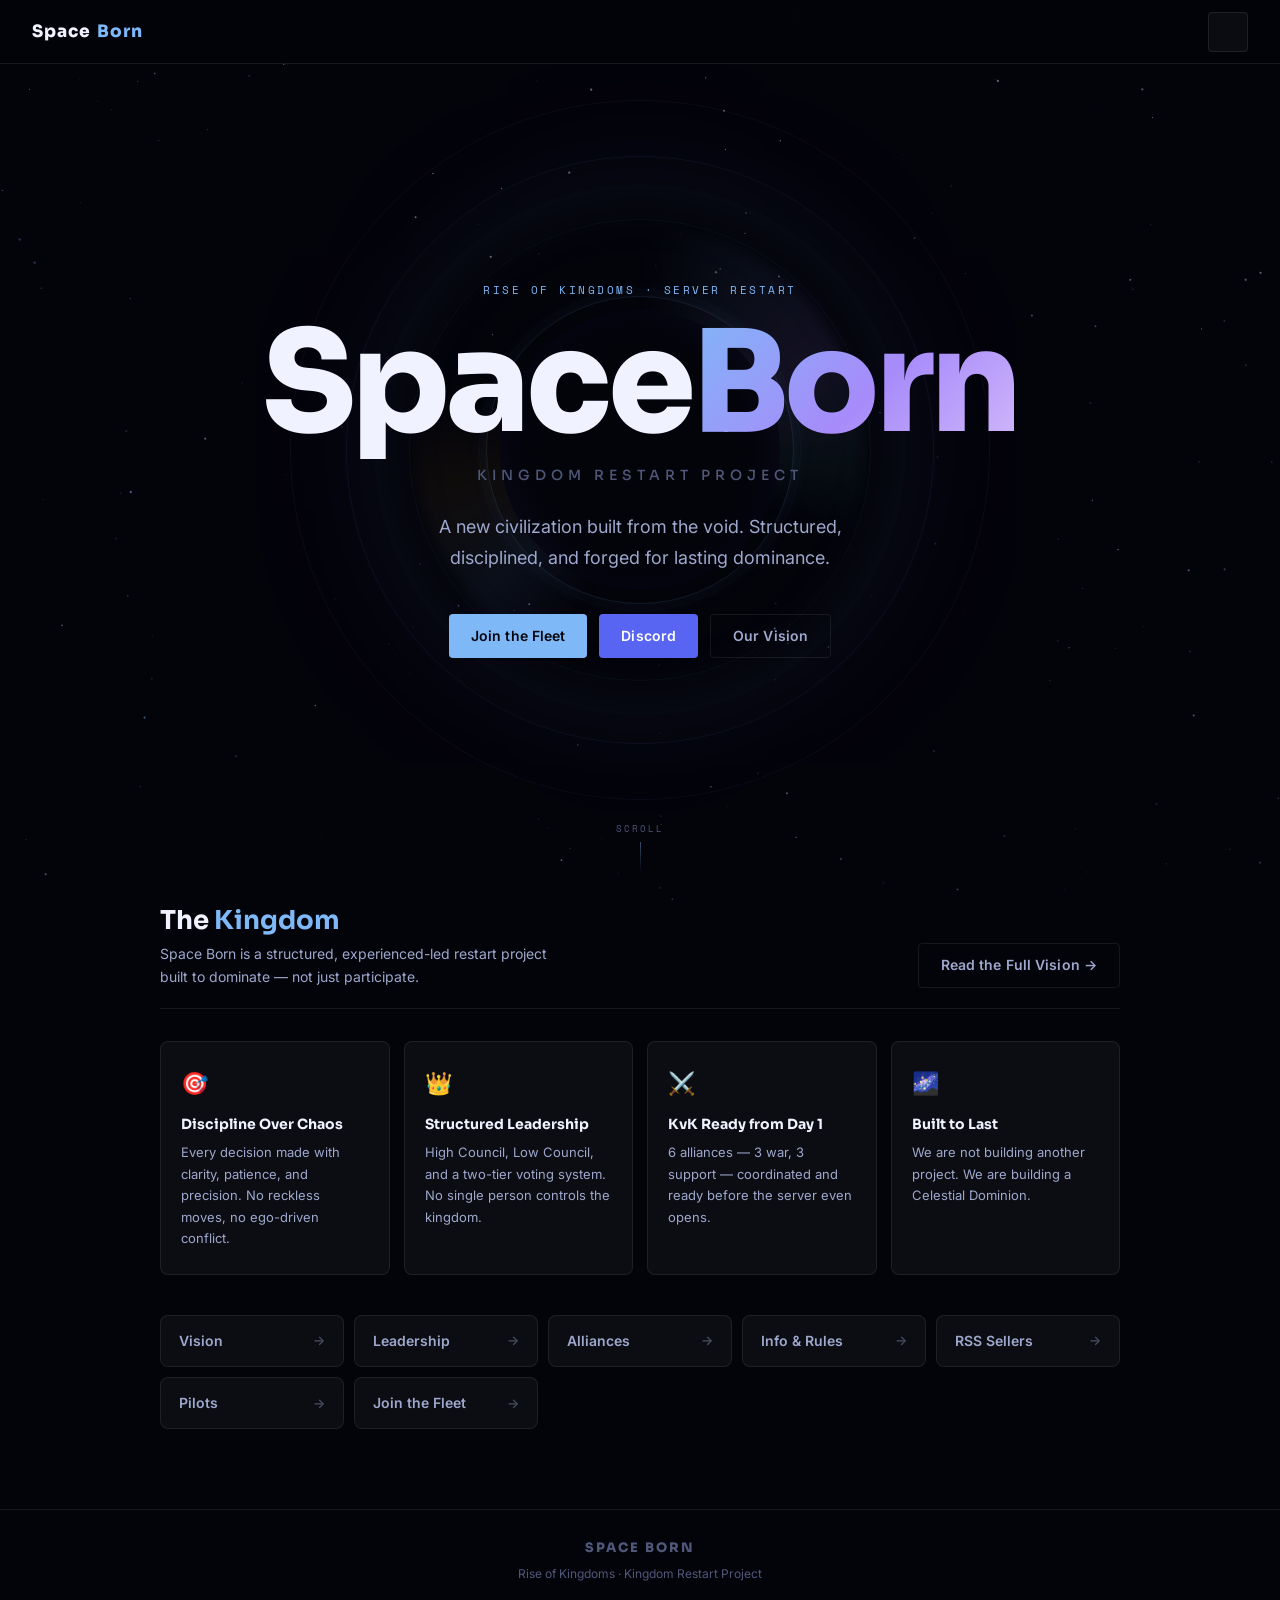
<file: index.html>
<!DOCTYPE html>
<html lang="en">
<head>
<meta charset="UTF-8">
<meta name="viewport" content="width=device-width, initial-scale=1.0">
<title>Space Born — Rise of Kingdoms</title>
<link rel="stylesheet" href="style.css">
<style>
/* ── HERO ── */
#hero{
  position:relative;z-index:1;min-height:100vh;
  display:flex;flex-direction:column;align-items:center;justify-content:center;
  text-align:center;padding:120px 24px 80px;overflow:hidden;
}

/* blackhole */
.bh{
  position:absolute;top:50%;left:50%;
  transform:translate(-50%,-50%);
  width:min(700px,90vw);height:min(700px,90vw);
  pointer-events:none;z-index:-1;
}
.bh-ring{
  position:absolute;inset:0;border-radius:50%;
  border:1px solid rgba(126,184,247,0.06);
  animation:spin 38s linear infinite;
}
.bh-ring:nth-child(2){inset:8%;border-color:rgba(167,139,250,0.07);animation-duration:25s;animation-direction:reverse}
.bh-ring:nth-child(3){inset:17%;border-color:rgba(94,234,212,0.05);animation-duration:52s}
.bh-ring:nth-child(4){inset:27%;border-color:rgba(126,184,247,0.04);animation-duration:70s;animation-direction:reverse}
/* accretion disk streaks */
.bh-disk{
  position:absolute;inset:18%;border-radius:50%;
  background:conic-gradient(
    from 0deg,
    transparent 0%,
    rgba(126,184,247,0.06) 8%,
    rgba(167,139,250,0.10) 18%,
    rgba(94,234,212,0.05) 26%,
    transparent 32%,
    transparent 55%,
    rgba(126,184,247,0.07) 63%,
    rgba(251,191,36,0.05) 72%,
    transparent 80%
  );
  filter:blur(8px);
  animation:spin 10s linear infinite;
}
/* glow halo */
.bh-halo{
  position:absolute;inset:12%;border-radius:50%;
  box-shadow:
    inset 0 0 80px rgba(126,184,247,0.08),
    0 0 120px rgba(126,184,247,0.06),
    0 0 240px rgba(167,139,250,0.04);
}
/* the void */
.bh-core{
  position:absolute;inset:30%;border-radius:50%;
  background:radial-gradient(circle,#03030a 55%,rgba(7,7,26,0.7) 80%,transparent 100%);
}
/* lensing arc */
.bh-arc{
  position:absolute;inset:28%;border-radius:50%;
  border:1px solid rgba(126,184,247,0.12);
  box-shadow:0 0 20px rgba(126,184,247,0.08);
}

/* hero text */
.h-kicker{
  font-family:var(--font-m);font-size:11px;letter-spacing:2.5px;
  color:var(--blue);text-transform:uppercase;margin-bottom:20px;
  opacity:0;animation:up .7s .2s forwards;
}
.h-title{
  font-family:var(--font-h);font-weight:800;
  font-size:clamp(60px,14vw,140px);
  line-height:.92;letter-spacing:-4px;
  margin-bottom:16px;
  opacity:0;animation:up .8s .4s forwards;
}
.h-title .plain{color:var(--text1)}
.h-title .glow{
  background:linear-gradient(135deg,var(--blue) 0%,var(--violet) 55%,#d6bcfa 100%);
  -webkit-background-clip:text;-webkit-text-fill-color:transparent;background-clip:text;
}
.h-sub{
  font-family:var(--font-h);font-weight:500;
  font-size:clamp(11px,1.5vw,14px);letter-spacing:5px;
  color:var(--text3);text-transform:uppercase;margin-bottom:24px;
  opacity:0;animation:up .7s .6s forwards;
}
.h-desc{
  font-size:clamp(15px,1.8vw,18px);line-height:1.75;
  color:var(--text2);max-width:460px;margin-bottom:40px;
  opacity:0;animation:up .7s .8s forwards;
}
.h-actions{
  display:flex;gap:12px;flex-wrap:wrap;justify-content:center;
  opacity:0;animation:up .7s 1s forwards;
}
.h-scroll{
  position:absolute;bottom:28px;left:50%;transform:translateX(-50%);
  display:flex;flex-direction:column;align-items:center;gap:6px;
  opacity:0;animation:fadeIn 1s 2s forwards;
}
.h-scroll span{font-family:var(--font-m);font-size:9px;letter-spacing:2px;color:var(--text3);text-transform:uppercase}
.h-scroll-line{width:1px;height:30px;background:linear-gradient(to bottom,var(--blue),transparent);opacity:.4;animation:pulse 2.5s 2s infinite}

/* ── KINGDOM OVERVIEW ── */
#overview{position:relative;z-index:1;max-width:1040px;margin:0 auto;padding:0 40px 80px}
.ov-header{
  display:flex;align-items:flex-end;justify-content:space-between;
  gap:20px;margin-bottom:32px;padding-bottom:20px;
  border-bottom:1px solid var(--border);flex-wrap:wrap;
}
.ov-header h2{font-family:var(--font-h);font-size:clamp(18px,2.5vw,26px);font-weight:700;color:var(--text1)}
.ov-header h2 em{font-style:normal;color:var(--blue)}
.ov-header p{font-size:14px;color:var(--text2);max-width:400px;line-height:1.65}

.pillars{display:grid;grid-template-columns:repeat(auto-fill,minmax(220px,1fr));gap:14px;margin-bottom:40px}
.pillar{
  background:var(--surface);border:1px solid var(--border);
  border-radius:var(--r);padding:24px 20px;
  position:relative;overflow:hidden;transition:border-color .2s,transform .2s;
}
.pillar:hover{border-color:rgba(255,255,255,0.13);transform:translateY(-2px)}
.pillar::before{
  content:'';position:absolute;top:0;left:0;right:0;height:1px;
  opacity:0;transition:opacity .2s;
}
.pillar:hover::before{opacity:1}
.pillar.p1::before{background:linear-gradient(to right,transparent,var(--blue),transparent)}
.pillar.p2::before{background:linear-gradient(to right,transparent,var(--violet),transparent)}
.pillar.p3::before{background:linear-gradient(to right,transparent,var(--teal),transparent)}
.pillar.p4::before{background:linear-gradient(to right,transparent,var(--gold),transparent)}
.pillar-icon{font-size:22px;margin-bottom:12px;display:block}
.pillar h3{font-family:var(--font-h);font-size:14px;font-weight:700;color:var(--text1);margin-bottom:7px}
.pillar p{font-size:13px;color:var(--text2);line-height:1.65}

.nav-links-grid{
  display:grid;grid-template-columns:repeat(auto-fill,minmax(180px,1fr));gap:10px;
}
.nlg-item{
  display:flex;align-items:center;justify-content:space-between;gap:10px;
  padding:14px 18px;
  background:var(--surface);border:1px solid var(--border);
  border-radius:var(--r);text-decoration:none;
  font-size:14px;font-weight:600;color:var(--text2);
  transition:all .2s;
}
.nlg-item:hover{color:var(--text1);border-color:rgba(255,255,255,0.13);background:var(--surface2)}
.nlg-item span{font-size:13px;opacity:.4;transition:opacity .2s}
.nlg-item:hover span{opacity:1;color:var(--blue)}

@keyframes up{from{opacity:0;transform:translateY(18px)}to{opacity:1;transform:none}}
@keyframes fadeIn{from{opacity:0}to{opacity:1}}
@keyframes spin{from{transform:rotate(0deg)}to{transform:rotate(360deg)}}
@keyframes pulse{0%,100%{opacity:.15}50%{opacity:.5}}

@media(max-width:768px){
  .h-title{letter-spacing:-2px}
  #overview{padding:0 18px 64px}
  .ov-header{flex-direction:column;align-items:flex-start}
}
</style>
</head>
<body>
<canvas id="stars-canvas"></canvas>
<div id="site-nav"></div>

<section id="hero">
  <div class="bh">
    <div class="bh-ring"></div>
    <div class="bh-ring"></div>
    <div class="bh-ring"></div>
    <div class="bh-ring"></div>
    <div class="bh-disk"></div>
    <div class="bh-halo"></div>
    <div class="bh-arc"></div>
    <div class="bh-core"></div>
  </div>

  <p class="h-kicker">Rise of Kingdoms · Server Restart</p>
  <h1 class="h-title"><span class="plain">Space</span><span class="glow">Born</span></h1>
  <p class="h-sub">Kingdom Restart Project</p>
  <p class="h-desc">A new civilization built from the void. Structured, disciplined, and forged for lasting dominance.</p>
  <div class="h-actions">
    <a href="join.html" class="btn btn-primary">Join the Fleet</a>
    <a id="hero-discord" href="https://discord.gg/y5XYSS6pvF" target="_blank" class="btn btn-discord">Discord</a>
    <a href="vision.html" class="btn btn-ghost">Our Vision</a>
  </div>
  <div class="h-scroll"><span>Scroll</span><div class="h-scroll-line"></div></div>
</section>

<section id="overview">
  <div class="ov-header reveal">
    <div>
      <h2>The <em>Kingdom</em></h2>
      <p>Space Born is a structured, experienced-led restart project built to dominate — not just participate.</p>
    </div>
    <a href="vision.html" class="btn btn-ghost">Read the Full Vision →</a>
  </div>

  <div class="pillars">
    <div class="pillar p1 reveal">
      <span class="pillar-icon">🎯</span>
      <h3>Discipline Over Chaos</h3>
      <p>Every decision made with clarity, patience, and precision. No reckless moves, no ego-driven conflict.</p>
    </div>
    <div class="pillar p2 reveal">
      <span class="pillar-icon">👑</span>
      <h3>Structured Leadership</h3>
      <p>High Council, Low Council, and a two-tier voting system. No single person controls the kingdom.</p>
    </div>
    <div class="pillar p3 reveal">
      <span class="pillar-icon">⚔️</span>
      <h3>KvK Ready from Day 1</h3>
      <p>6 alliances — 3 war, 3 support — coordinated and ready before the server even opens.</p>
    </div>
    <div class="pillar p4 reveal">
      <span class="pillar-icon">🌌</span>
      <h3>Built to Last</h3>
      <p>We are not building another project. We are building a Celestial Dominion.</p>
    </div>
  </div>

  <div class="nav-links-grid reveal">
    <a href="vision.html"     class="nlg-item">Vision         <span>→</span></a>
    <a href="leadership.html" class="nlg-item">Leadership      <span>→</span></a>
    <a href="alliances.html"  class="nlg-item">Alliances       <span>→</span></a>
    <a href="info.html"       class="nlg-item">Info & Rules    <span>→</span></a>
    <a href="sellers.html"    class="nlg-item">RSS Sellers     <span>→</span></a>
    <a href="pilots.html"     class="nlg-item">Pilots          <span>→</span></a>
    <a href="join.html"       class="nlg-item">Join the Fleet  <span>→</span></a>
  </div>
</section>

<footer><p class="f-logo">Space Born</p><p>Rise of Kingdoms · Kingdom Restart Project</p></footer>
<script src="data.js"></script>
<script src="nav.js"></script>
<script src="main.js"></script>
<script>
  if(typeof SPACEBORN!=='undefined')document.getElementById('hero-discord').href=SPACEBORN.kingdom.discordLink;
</script>
</body>
</html>
</file>
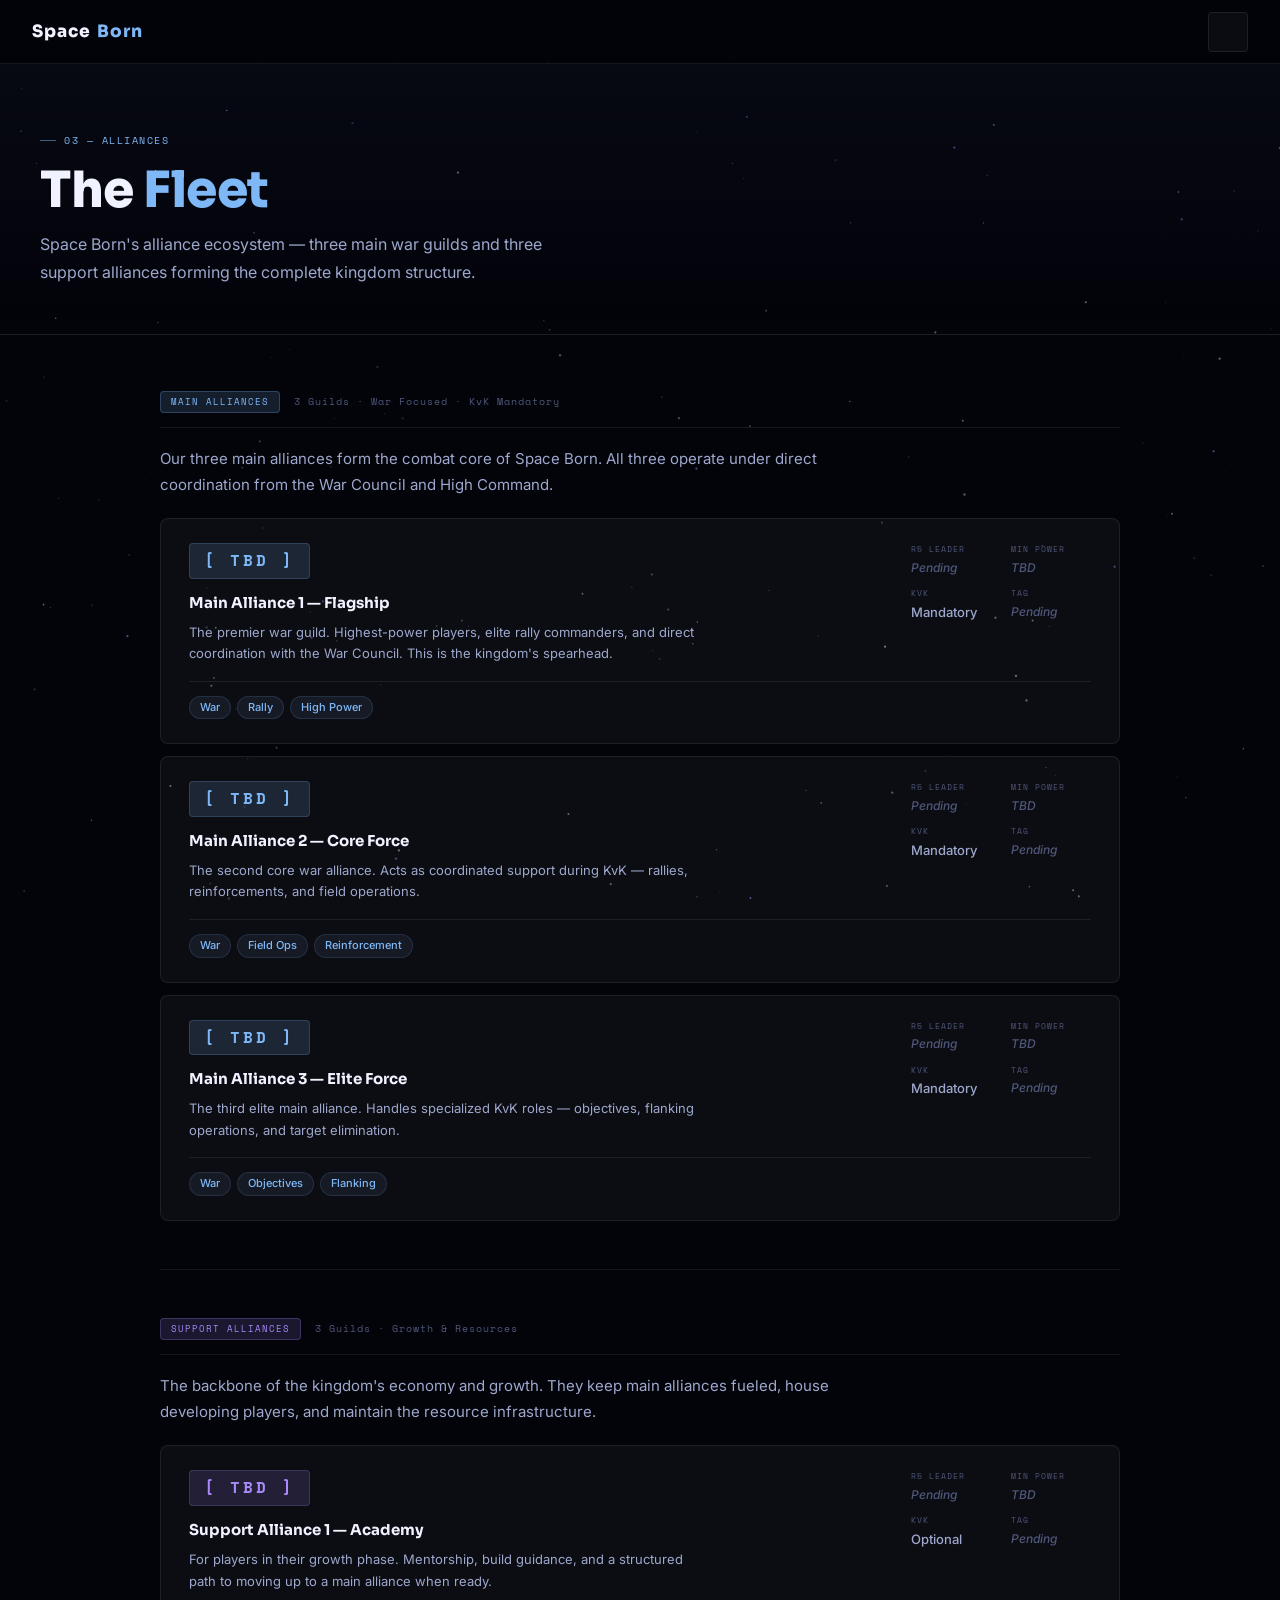
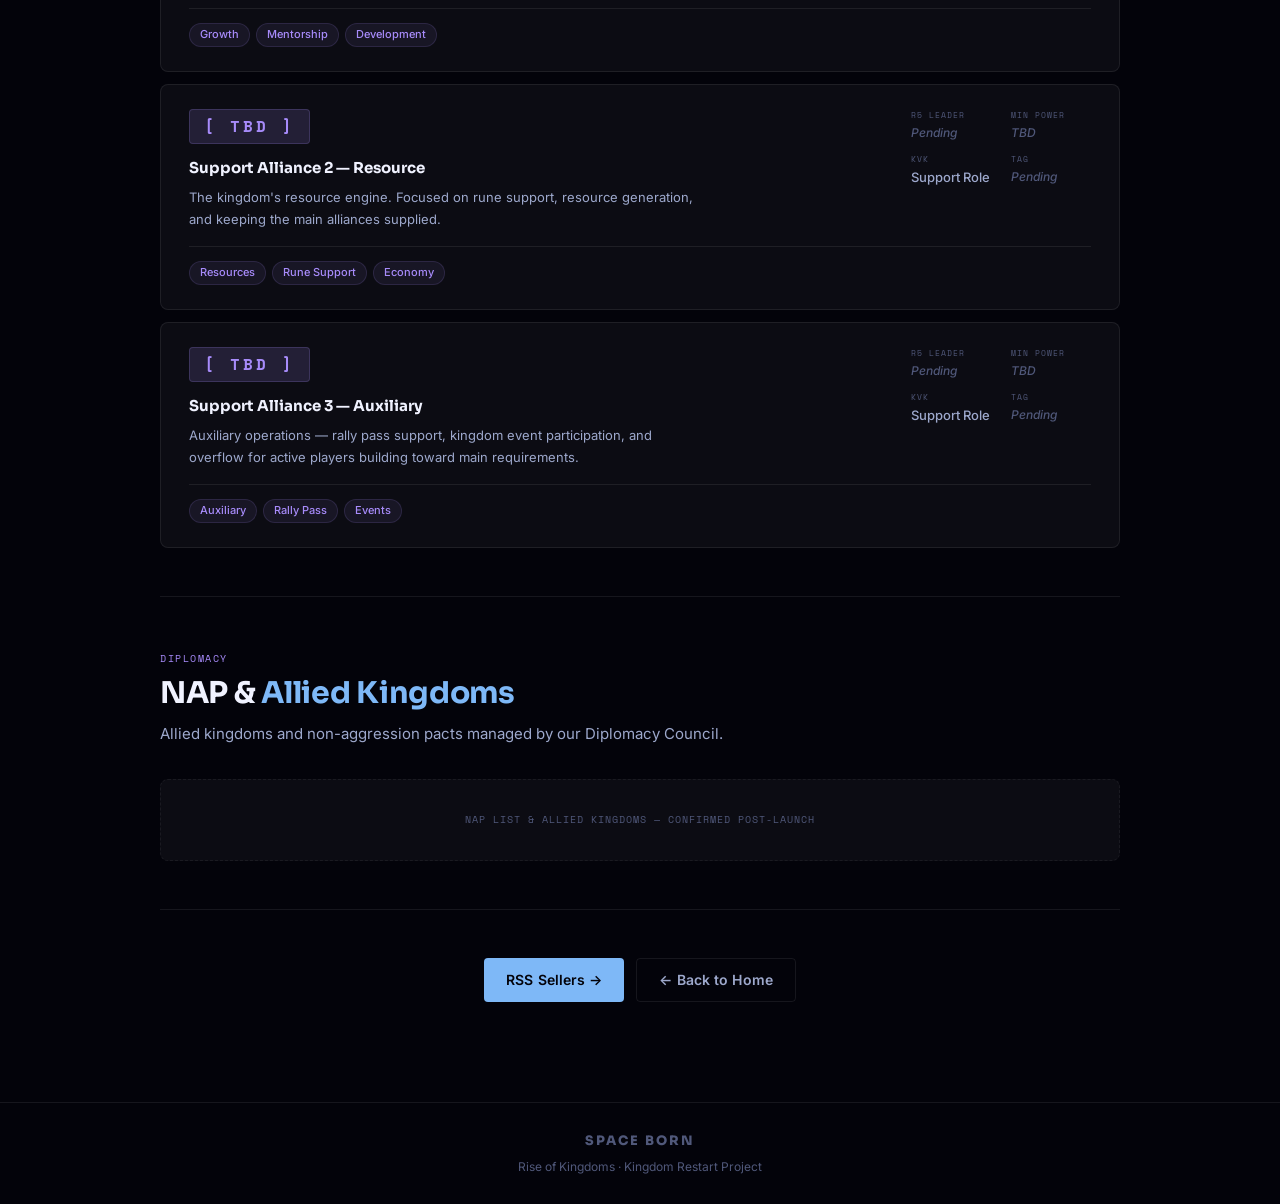
<file: alliances.html>
<!DOCTYPE html>
<html lang="en">
<head>
<meta charset="UTF-8"><meta name="viewport" content="width=device-width, initial-scale=1.0">
<title>Alliances — Space Born</title>
<link rel="stylesheet" href="style.css">
<style>
.tier-hd{display:flex;align-items:center;gap:14px;margin-bottom:18px;padding-bottom:14px;border-bottom:1px solid var(--border);flex-wrap:wrap}
.tier-meta{font-family:var(--font-m);font-size:10px;color:var(--text3);letter-spacing:1px}
.tier-desc{font-size:15px;color:var(--text2);line-height:1.75;max-width:680px;margin-bottom:20px}
.al-stack{display:flex;flex-direction:column;gap:12px;margin-bottom:48px}
.al-card{background:var(--surface);border:1px solid var(--border);border-radius:var(--r);padding:24px 28px;position:relative;overflow:hidden;transition:border-color .2s,transform .2s}
.al-card:hover{transform:translateY(-2px)}
.al-card.main:hover{border-color:rgba(126,184,247,.3)}
.al-card.support:hover{border-color:rgba(167,139,250,.3)}
.al-card::before{content:'';position:absolute;top:0;left:0;right:0;height:1px;opacity:0;transition:opacity .2s}
.al-card:hover::before{opacity:1}
.al-card.main::before{background:linear-gradient(to right,transparent,var(--blue),transparent)}
.al-card.support::before{background:linear-gradient(to right,transparent,var(--violet),transparent)}
.al-top{display:flex;align-items:flex-start;justify-content:space-between;gap:20px;margin-bottom:16px;flex-wrap:wrap}
.al-left{flex:1;min-width:200px}
.al-tag{font-family:var(--font-m);font-size:16px;font-weight:700;letter-spacing:3px;padding:4px 14px;border-radius:var(--r-sm);display:inline-block;margin-bottom:12px}
.al-card.main .al-tag{background:var(--blue-dim);border:1px solid rgba(126,184,247,.2);color:var(--blue)}
.al-card.support .al-tag{background:var(--violet-dim);border:1px solid rgba(167,139,250,.2);color:var(--violet)}
.al-name{font-family:var(--font-h);font-size:15px;font-weight:700;color:var(--text1);margin-bottom:7px}
.al-desc{font-size:13px;color:var(--text2);line-height:1.65;max-width:520px}
.al-meta{display:grid;grid-template-columns:1fr 1fr;gap:10px 20px;min-width:180px}
.al-ml{font-family:var(--font-m);font-size:8px;letter-spacing:1px;color:var(--text3);text-transform:uppercase;margin-bottom:2px}
.al-mv{font-size:13px;color:var(--text2);font-weight:500}
.al-mv.tbd{color:var(--text3);font-style:italic;font-size:12px}
.al-bottom{display:flex;gap:6px;flex-wrap:wrap;padding-top:14px;border-top:1px solid var(--border)}
.al-pill{font-size:11px;font-weight:500;padding:2px 10px;border-radius:999px}
.al-card.main .al-pill{background:rgba(126,184,247,.08);border:1px solid rgba(126,184,247,.14);color:var(--blue)}
.al-card.support .al-pill{background:rgba(167,139,250,.08);border:1px solid rgba(167,139,250,.14);color:var(--violet)}
@media(max-width:768px){.al-top{flex-direction:column}.al-card{padding:18px 16px}}
</style>
</head>
<body>
<canvas id="stars-canvas"></canvas><div id="site-nav"></div>
<div class="page">
  <div class="page-banner">
    <p class="page-tag">03 — Alliances</p>
    <h1>The <em>Fleet</em></h1>
    <p class="lead">Space Born's alliance ecosystem — three main war guilds and three support alliances forming the complete kingdom structure.</p>
  </div>
  <div class="page-content">
    <div class="reveal">
      <div class="tier-hd"><span class="badge badge-blue">Main Alliances</span><span class="tier-meta">3 Guilds · War Focused · KvK Mandatory</span></div>
      <p class="tier-desc">Our three main alliances form the combat core of Space Born. All three operate under direct coordination from the War Council and High Command.</p>
      <div class="al-stack" id="main-al"></div>
    </div>
    <hr class="div">
    <div class="reveal">
      <div class="tier-hd"><span class="badge badge-violet">Support Alliances</span><span class="tier-meta">3 Guilds · Growth & Resources</span></div>
      <p class="tier-desc">The backbone of the kingdom's economy and growth. They keep main alliances fueled, house developing players, and maintain the resource infrastructure.</p>
      <div class="al-stack" id="support-al"></div>
    </div>
    <hr class="div">
    <div class="reveal"><p class="sec-tag">Diplomacy</p><h2 class="sec-title">NAP & <em>Allied Kingdoms</em></h2><p class="sec-lead">Allied kingdoms and non-aggression pacts managed by our Diplomacy Council.</p></div>
    <div class="placeholder reveal"><p>NAP list & allied kingdoms — confirmed post-launch</p></div>
    <hr class="div">
    <div class="reveal" style="text-align:center;display:flex;gap:12px;justify-content:center;flex-wrap:wrap">
      <a href="sellers.html" class="btn btn-primary">RSS Sellers →</a>
      <a href="index.html" class="btn btn-ghost">← Back to Home</a>
    </div>
  </div>
</div>
<footer><p class="f-logo">Space Born</p><p>Rise of Kingdoms · Kingdom Restart Project</p></footer>
<script src="data.js"></script><script src="nav.js"></script><script src="main.js"></script>
<script>
function renderAl(list,id){
  document.getElementById(id).innerHTML=list.map(a=>`
    <div class="al-card ${a.type}">
      <div class="al-top">
        <div class="al-left">
          <span class="al-tag">${a.tag==='TBD'?'[ TBD ]':a.tag}</span>
          <p class="al-name">${a.name}</p>
          <p class="al-desc">${a.desc}</p>
        </div>
        <div class="al-meta">
          <div><p class="al-ml">R5 Leader</p><p class="al-mv ${a.r5==='TBD'?'tbd':''}">${a.r5==='TBD'?'Pending':a.r5}</p></div>
          <div><p class="al-ml">Min Power</p><p class="al-mv ${a.minPower==='TBD'?'tbd':''}">${a.minPower==='TBD'?'TBD':a.minPower}</p></div>
          <div><p class="al-ml">KvK</p><p class="al-mv">${a.kvk}</p></div>
          <div><p class="al-ml">Tag</p><p class="al-mv ${a.tag==='TBD'?'tbd':''}">${a.tag==='TBD'?'Pending':a.tag}</p></div>
        </div>
      </div>
      <div class="al-bottom">${a.features.map(f=>`<span class="al-pill">${f}</span>`).join('')}</div>
    </div>`).join('');
}
renderAl(SPACEBORN.alliances.filter(a=>a.type==='main'),'main-al');
renderAl(SPACEBORN.alliances.filter(a=>a.type==='support'),'support-al');
</script>
</body></html>
</file>
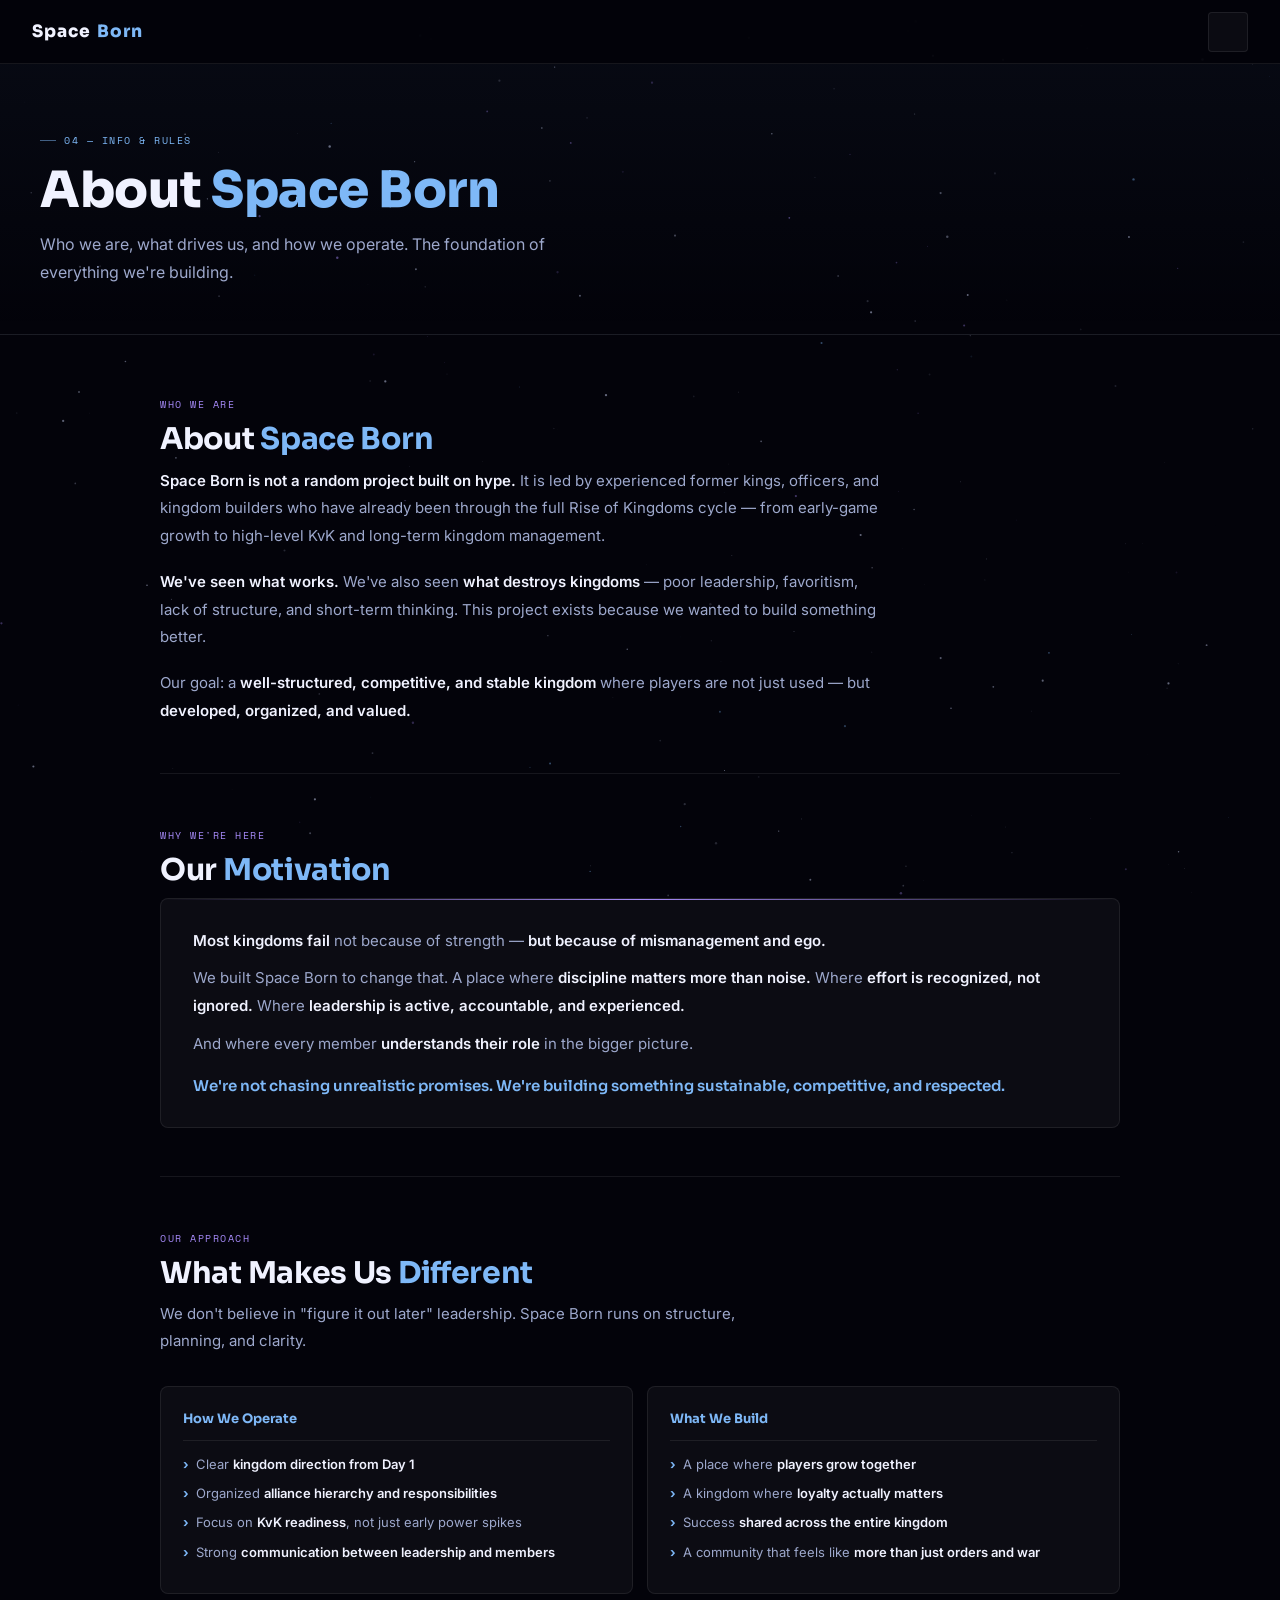
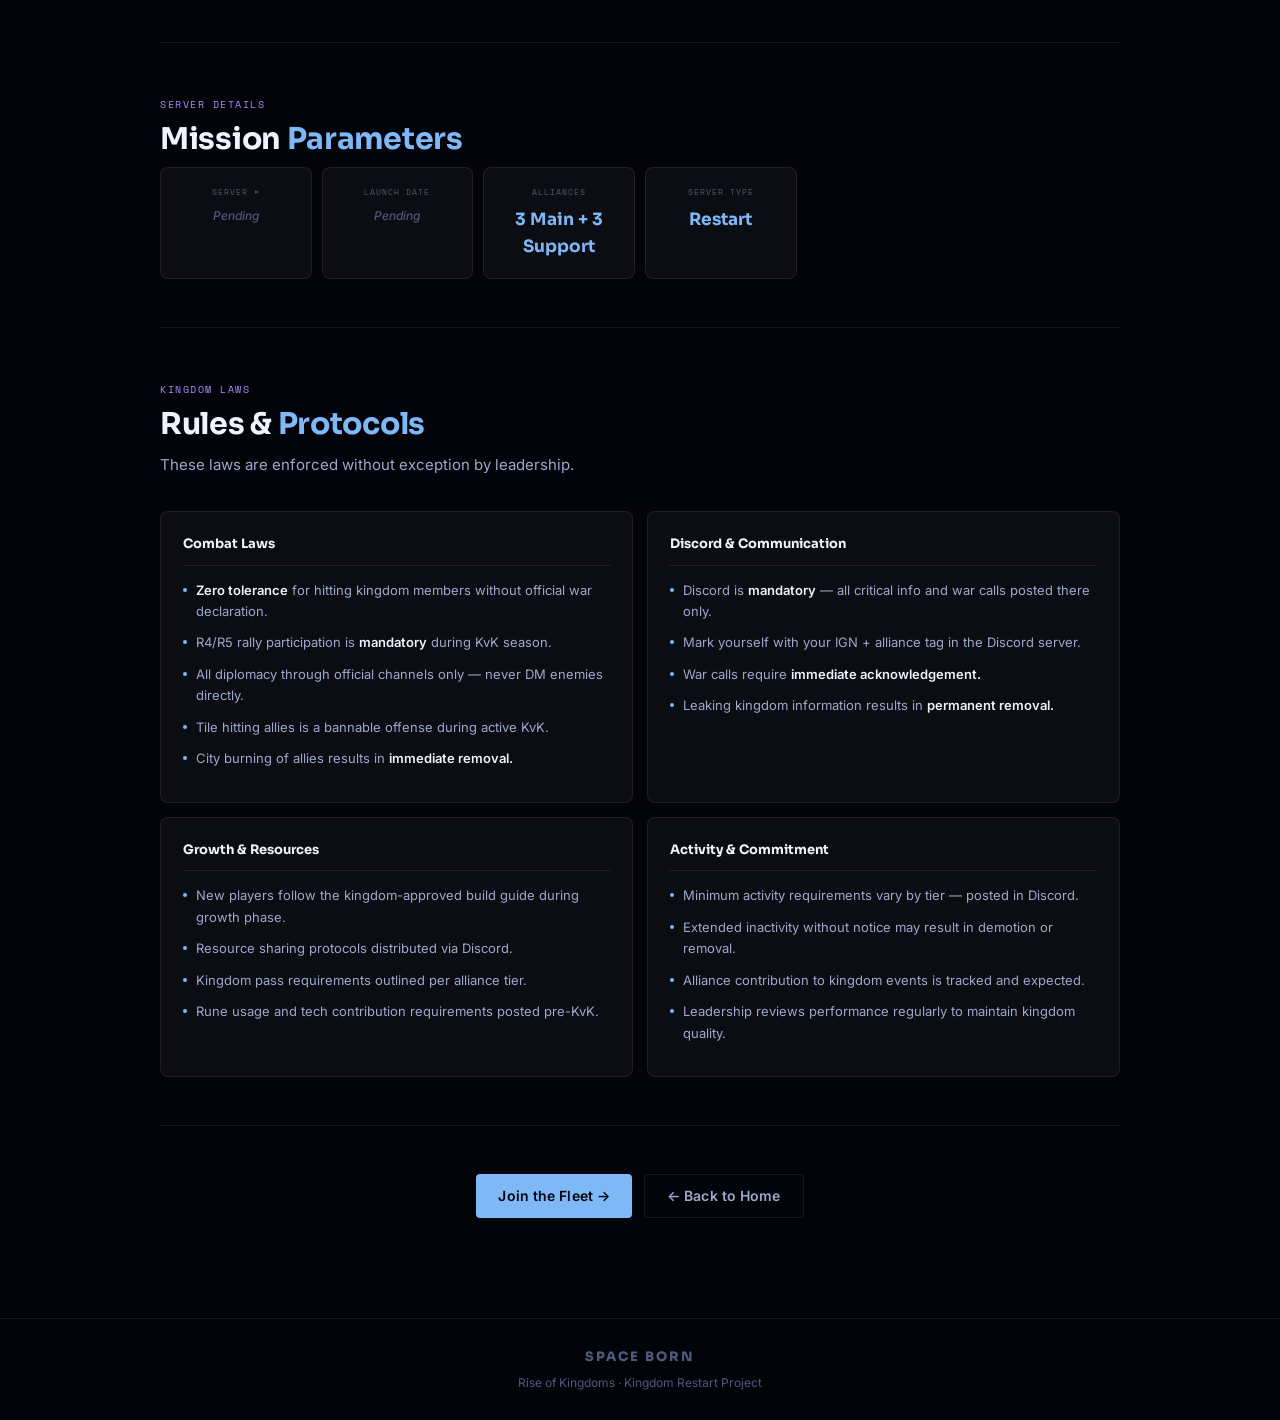
<file: info.html>
<!DOCTYPE html>
<html lang="en">
<head>
<meta charset="UTF-8"><meta name="viewport" content="width=device-width, initial-scale=1.0">
<title>Info & Rules — Space Born</title>
<link rel="stylesheet" href="style.css">
<style>
.mbox{background:var(--surface);border:1px solid var(--border);border-radius:var(--r);padding:28px 32px;position:relative;overflow:hidden;margin-bottom:10px}
.mbox::before{content:'';position:absolute;top:0;left:0;right:0;height:1px;background:linear-gradient(to right,transparent,var(--violet),transparent)}
.mbox p{font-size:15px;color:var(--text2);line-height:1.85;margin-bottom:10px}
.mbox p:last-child{margin-bottom:0}
.mbox strong{color:var(--text1);font-weight:600}
.mbox .hi{font-family:var(--font-h);font-size:15px;font-weight:600;color:var(--blue);margin-top:14px!important}
.diff-grid{display:grid;grid-template-columns:1fr 1fr;gap:14px;margin:24px 0}
.diff-c{background:var(--surface);border:1px solid var(--border);border-radius:var(--r);padding:22px}
.diff-c h4{font-family:var(--font-h);font-size:13px;font-weight:700;color:var(--blue);margin-bottom:13px;padding-bottom:10px;border-bottom:1px solid var(--border)}
.diff-c ul{list-style:none;padding:0}
.diff-c li{font-size:13px;color:var(--text2);line-height:1.65;padding-left:13px;position:relative;margin-bottom:8px}
.diff-c li::before{content:'›';position:absolute;left:0;color:var(--blue);font-weight:700}
.diff-c li strong{color:var(--text1);font-weight:600}
.stats-row{display:grid;grid-template-columns:repeat(auto-fill,minmax(150px,1fr));gap:10px;margin-bottom:36px}
.stat-b{background:var(--surface);border:1px solid var(--border);border-radius:var(--r);padding:18px 14px;text-align:center}
.stat-l{font-family:var(--font-m);font-size:8px;letter-spacing:1px;color:var(--text3);text-transform:uppercase;margin-bottom:7px}
.stat-v{font-family:var(--font-h);font-size:17px;font-weight:700;color:var(--blue)}
.stat-v.m{color:var(--text3);font-size:12px;font-weight:500;font-family:var(--font-b);font-style:italic}
.rules-grid{display:grid;grid-template-columns:1fr 1fr;gap:14px}
.rule-block{background:var(--surface);border:1px solid var(--border);border-radius:var(--r);padding:22px}
.rule-block h3{font-family:var(--font-h);font-size:13px;font-weight:700;color:var(--text1);margin-bottom:14px;padding-bottom:10px;border-bottom:1px solid var(--border)}
.rule-item{display:flex;gap:9px;margin-bottom:10px;align-items:flex-start}
.rule-dot{width:4px;height:4px;border-radius:50%;background:var(--blue);margin-top:8px;flex-shrink:0}
.rule-item p{font-size:13px;color:var(--text2);line-height:1.65}
.rule-item strong{color:var(--text1);font-weight:600}
@media(max-width:768px){.diff-grid,.rules-grid{grid-template-columns:1fr}.mbox{padding:22px 16px}}
</style>
</head>
<body>
<canvas id="stars-canvas"></canvas><div id="site-nav"></div>
<div class="page">
  <div class="page-banner">
    <p class="page-tag">04 — Info & Rules</p>
    <h1>About <em>Space Born</em></h1>
    <p class="lead">Who we are, what drives us, and how we operate. The foundation of everything we're building.</p>
  </div>
  <div class="page-content">
    <div class="reveal"><p class="sec-tag">Who We Are</p><h2 class="sec-title">About <em>Space Born</em></h2></div>
    <p class="prose reveal"><strong>Space Born is not a random project built on hype.</strong> It is led by experienced former kings, officers, and kingdom builders who have already been through the full Rise of Kingdoms cycle — from early-game growth to high-level KvK and long-term kingdom management.</p>
    <p class="prose reveal"><strong>We've seen what works.</strong> We've also seen <strong>what destroys kingdoms</strong> — poor leadership, favoritism, lack of structure, and short-term thinking. This project exists because we wanted to build something better.</p>
    <p class="prose reveal">Our goal: a <strong>well-structured, competitive, and stable kingdom</strong> where players are not just used — but <strong>developed, organized, and valued.</strong></p>
    <hr class="div">
    <div class="reveal"><p class="sec-tag">Why We're Here</p><h2 class="sec-title">Our <em>Motivation</em></h2></div>
    <div class="mbox reveal">
      <p><strong>Most kingdoms fail</strong> not because of strength — <strong>but because of mismanagement and ego.</strong></p>
      <p>We built Space Born to change that. A place where <strong>discipline matters more than noise.</strong> Where <strong>effort is recognized, not ignored.</strong> Where <strong>leadership is active, accountable, and experienced.</strong></p>
      <p>And where every member <strong>understands their role</strong> in the bigger picture.</p>
      <p class="hi">We're not chasing unrealistic promises. We're building something sustainable, competitive, and respected.</p>
    </div>
    <hr class="div">
    <div class="reveal"><p class="sec-tag">Our Approach</p><h2 class="sec-title">What Makes Us <em>Different</em></h2><p class="sec-lead">We don't believe in "figure it out later" leadership. Space Born runs on structure, planning, and clarity.</p></div>
    <div class="diff-grid reveal">
      <div class="diff-c"><h4>How We Operate</h4><ul><li>Clear <strong>kingdom direction from Day 1</strong></li><li>Organized <strong>alliance hierarchy and responsibilities</strong></li><li>Focus on <strong>KvK readiness</strong>, not just early power spikes</li><li>Strong <strong>communication between leadership and members</strong></li></ul></div>
      <div class="diff-c"><h4>What We Build</h4><ul><li>A place where <strong>players grow together</strong></li><li>A kingdom where <strong>loyalty actually matters</strong></li><li>Success <strong>shared across the entire kingdom</strong></li><li>A community that feels like <strong>more than just orders and war</strong></li></ul></div>
    </div>
    <hr class="div">
    <div class="reveal"><p class="sec-tag">Server Details</p><h2 class="sec-title">Mission <em>Parameters</em></h2></div>
    <div class="stats-row reveal" id="sstats"></div>
    <hr class="div">
    <div class="reveal"><p class="sec-tag">Kingdom Laws</p><h2 class="sec-title">Rules & <em>Protocols</em></h2><p class="sec-lead">These laws are enforced without exception by leadership.</p></div>
    <div class="rules-grid reveal">
      <div class="rule-block"><h3>Combat Laws</h3>
        <div class="rule-item"><div class="rule-dot"></div><p><strong>Zero tolerance</strong> for hitting kingdom members without official war declaration.</p></div>
        <div class="rule-item"><div class="rule-dot"></div><p>R4/R5 rally participation is <strong>mandatory</strong> during KvK season.</p></div>
        <div class="rule-item"><div class="rule-dot"></div><p>All diplomacy through official channels only — never DM enemies directly.</p></div>
        <div class="rule-item"><div class="rule-dot"></div><p>Tile hitting allies is a bannable offense during active KvK.</p></div>
        <div class="rule-item"><div class="rule-dot"></div><p>City burning of allies results in <strong>immediate removal.</strong></p></div>
      </div>
      <div class="rule-block"><h3>Discord & Communication</h3>
        <div class="rule-item"><div class="rule-dot"></div><p>Discord is <strong>mandatory</strong> — all critical info and war calls posted there only.</p></div>
        <div class="rule-item"><div class="rule-dot"></div><p>Mark yourself with your IGN + alliance tag in the Discord server.</p></div>
        <div class="rule-item"><div class="rule-dot"></div><p>War calls require <strong>immediate acknowledgement.</strong></p></div>
        <div class="rule-item"><div class="rule-dot"></div><p>Leaking kingdom information results in <strong>permanent removal.</strong></p></div>
      </div>
      <div class="rule-block"><h3>Growth & Resources</h3>
        <div class="rule-item"><div class="rule-dot"></div><p>New players follow the kingdom-approved build guide during growth phase.</p></div>
        <div class="rule-item"><div class="rule-dot"></div><p>Resource sharing protocols distributed via Discord.</p></div>
        <div class="rule-item"><div class="rule-dot"></div><p>Kingdom pass requirements outlined per alliance tier.</p></div>
        <div class="rule-item"><div class="rule-dot"></div><p>Rune usage and tech contribution requirements posted pre-KvK.</p></div>
      </div>
      <div class="rule-block"><h3>Activity & Commitment</h3>
        <div class="rule-item"><div class="rule-dot"></div><p>Minimum activity requirements vary by tier — posted in Discord.</p></div>
        <div class="rule-item"><div class="rule-dot"></div><p>Extended inactivity without notice may result in demotion or removal.</p></div>
        <div class="rule-item"><div class="rule-dot"></div><p>Alliance contribution to kingdom events is tracked and expected.</p></div>
        <div class="rule-item"><div class="rule-dot"></div><p>Leadership reviews performance regularly to maintain kingdom quality.</p></div>
      </div>
    </div>
    <hr class="div">
    <div class="reveal" style="text-align:center;display:flex;gap:12px;justify-content:center;flex-wrap:wrap">
      <a href="join.html" class="btn btn-primary">Join the Fleet →</a>
      <a href="index.html" class="btn btn-ghost">← Back to Home</a>
    </div>
  </div>
</div>
<footer><p class="f-logo">Space Born</p><p>Rise of Kingdoms · Kingdom Restart Project</p></footer>
<script src="data.js"></script><script src="nav.js"></script><script src="main.js"></script>
<script>
const k=SPACEBORN.kingdom;
const s=[{l:'Server #',v:k.serverNumber},{l:'Launch Date',v:k.launchDate},{l:'Alliances',v:'3 Main + 3 Support'},{l:'Server Type',v:k.serverType}];
document.getElementById('sstats').innerHTML=s.map(x=>`<div class="stat-b"><p class="stat-l">${x.l}</p><p class="stat-v ${x.v==='TBD'?'m':''}">${x.v==='TBD'?'Pending':x.v}</p></div>`).join('');
</script>
</body></html>
</file>
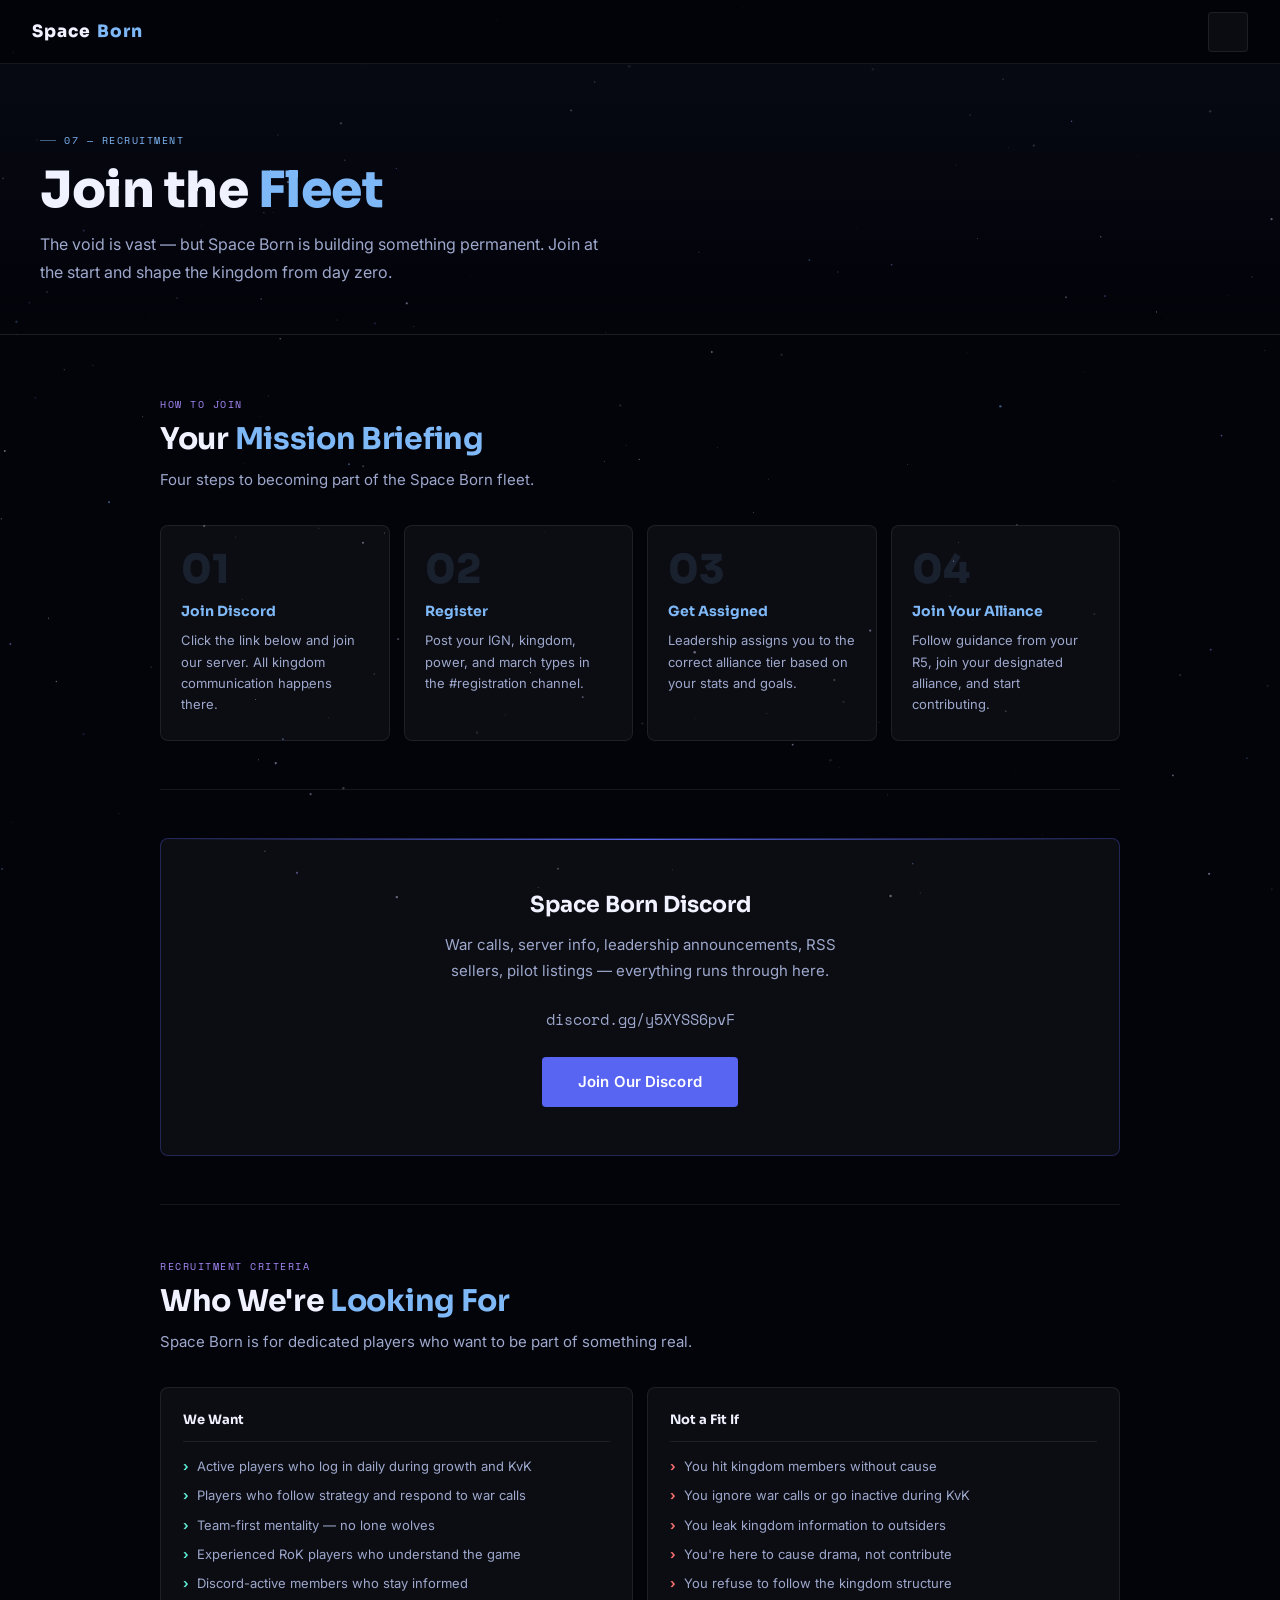
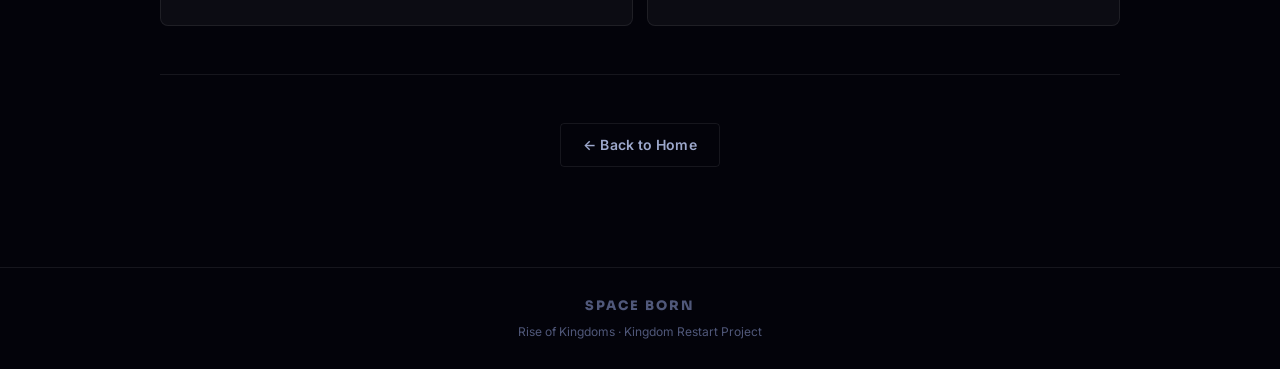
<file: join.html>
<!DOCTYPE html>
<html lang="en">
<head>
<meta charset="UTF-8">
<meta name="viewport" content="width=device-width, initial-scale=1.0">
<title>Join — Space Born</title>
<link rel="stylesheet" href="style.css">
<style>
.steps{display:grid;grid-template-columns:repeat(auto-fill,minmax(200px,1fr));gap:14px;margin-bottom:40px}
.step{background:var(--surface);border:1px solid var(--border);border-radius:var(--r);padding:24px 20px;transition:border-color .2s}
.step:hover{border-color:rgba(255,255,255,.13)}
.step-num{font-family:var(--font-h);font-size:40px;font-weight:800;color:rgba(126,184,247,.12);line-height:1;margin-bottom:10px}
.step h3{font-family:var(--font-h);font-size:14px;font-weight:700;color:var(--blue);margin-bottom:8px}
.step p{font-size:13px;color:var(--text2);line-height:1.65}
.discord-cta{
  background:var(--surface);border:1px solid rgba(88,101,242,.3);
  border-radius:var(--r);padding:48px 36px;text-align:center;
  position:relative;overflow:hidden;margin-bottom:14px;
}
.discord-cta::before{content:'';position:absolute;top:0;left:0;right:0;height:1px;background:linear-gradient(to right,transparent,#5865F2,transparent)}
.discord-cta h3{font-family:var(--font-h);font-size:22px;font-weight:700;color:var(--text1);margin-bottom:10px}
.discord-cta p{font-size:15px;color:var(--text2);max-width:440px;margin:0 auto 24px;line-height:1.7}
.discord-url{font-family:var(--font-m);font-size:11px;color:rgba(88,101,242,.5);margin-bottom:22px}
.recruit-grid{display:grid;grid-template-columns:1fr 1fr;gap:14px}
.rc{background:var(--surface);border:1px solid var(--border);border-radius:var(--r);padding:22px}
.rc h4{font-family:var(--font-h);font-size:13px;font-weight:700;color:var(--text1);margin-bottom:14px;padding-bottom:10px;border-bottom:1px solid var(--border)}
.rc ul{list-style:none;padding:0}
.rc li{font-size:13px;color:var(--text2);line-height:1.65;padding-left:14px;position:relative;margin-bottom:8px}
.rc li::before{content:'›';position:absolute;left:0;font-weight:700}
.rc.want li::before{color:var(--teal)}
.rc.no li::before{color:var(--red)}
@media(max-width:768px){.recruit-grid{grid-template-columns:1fr}.discord-cta{padding:32px 18px}}
</style>
</head>
<body>
<canvas id="stars-canvas"></canvas>
<div id="site-nav"></div>
<div class="page">
  <div class="page-banner">
    <p class="page-tag">07 — Recruitment</p>
    <h1>Join the <em>Fleet</em></h1>
    <p class="lead">The void is vast — but Space Born is building something permanent. Join at the start and shape the kingdom from day zero.</p>
  </div>
  <div class="page-content">
    <div class="reveal">
      <p class="sec-tag">How to Join</p>
      <h2 class="sec-title">Your <em>Mission Briefing</em></h2>
      <p class="sec-lead">Four steps to becoming part of the Space Born fleet.</p>
    </div>
    <div class="steps reveal">
      <div class="step"><div class="step-num">01</div><h3>Join Discord</h3><p>Click the link below and join our server. All kingdom communication happens there.</p></div>
      <div class="step"><div class="step-num">02</div><h3>Register</h3><p>Post your IGN, kingdom, power, and march types in the #registration channel.</p></div>
      <div class="step"><div class="step-num">03</div><h3>Get Assigned</h3><p>Leadership assigns you to the correct alliance tier based on your stats and goals.</p></div>
      <div class="step"><div class="step-num">04</div><h3>Join Your Alliance</h3><p>Follow guidance from your R5, join your designated alliance, and start contributing.</p></div>
    </div>
    <hr class="div">
    <div class="discord-cta reveal">
      <h3>Space Born Discord</h3>
      <p>War calls, server info, leadership announcements, RSS sellers, pilot listings — everything runs through here.</p>
      <p class="discord-url" id="discord-url-show">discord.gg/y5XYSS6pvF</p>
      <a id="join-discord" href="https://discord.gg/y5XYSS6pvF" target="_blank" class="btn btn-discord" style="font-size:15px;padding:13px 36px">Join Our Discord</a>
    </div>
    <hr class="div">
    <div class="reveal">
      <p class="sec-tag">Recruitment Criteria</p>
      <h2 class="sec-title">Who We're <em>Looking For</em></h2>
      <p class="sec-lead">Space Born is for dedicated players who want to be part of something real.</p>
    </div>
    <div class="recruit-grid reveal">
      <div class="rc want">
        <h4>We Want</h4>
        <ul>
          <li>Active players who log in daily during growth and KvK</li>
          <li>Players who follow strategy and respond to war calls</li>
          <li>Team-first mentality — no lone wolves</li>
          <li>Experienced RoK players who understand the game</li>
          <li>Discord-active members who stay informed</li>
        </ul>
      </div>
      <div class="rc no">
        <h4>Not a Fit If</h4>
        <ul>
          <li>You hit kingdom members without cause</li>
          <li>You ignore war calls or go inactive during KvK</li>
          <li>You leak kingdom information to outsiders</li>
          <li>You're here to cause drama, not contribute</li>
          <li>You refuse to follow the kingdom structure</li>
        </ul>
      </div>
    </div>
    <hr class="div">
    <div class="reveal" style="text-align:center;display:flex;gap:12px;justify-content:center;flex-wrap:wrap">
      <a href="index.html" class="btn btn-ghost">← Back to Home</a>
    </div>
  </div>
</div>
<footer><p class="f-logo">Space Born</p><p>Rise of Kingdoms · Kingdom Restart Project</p></footer>
<script src="data.js"></script><script src="nav.js"></script><script src="main.js"></script>
<script>
  if(typeof SPACEBORN!=='undefined'){
    const d=SPACEBORN.kingdom.discordLink;
    document.getElementById('join-discord').href=d;
    document.getElementById('discord-url-show').textContent=d.replace('https://','');
  }
</script>
</body>
</html>
</file>
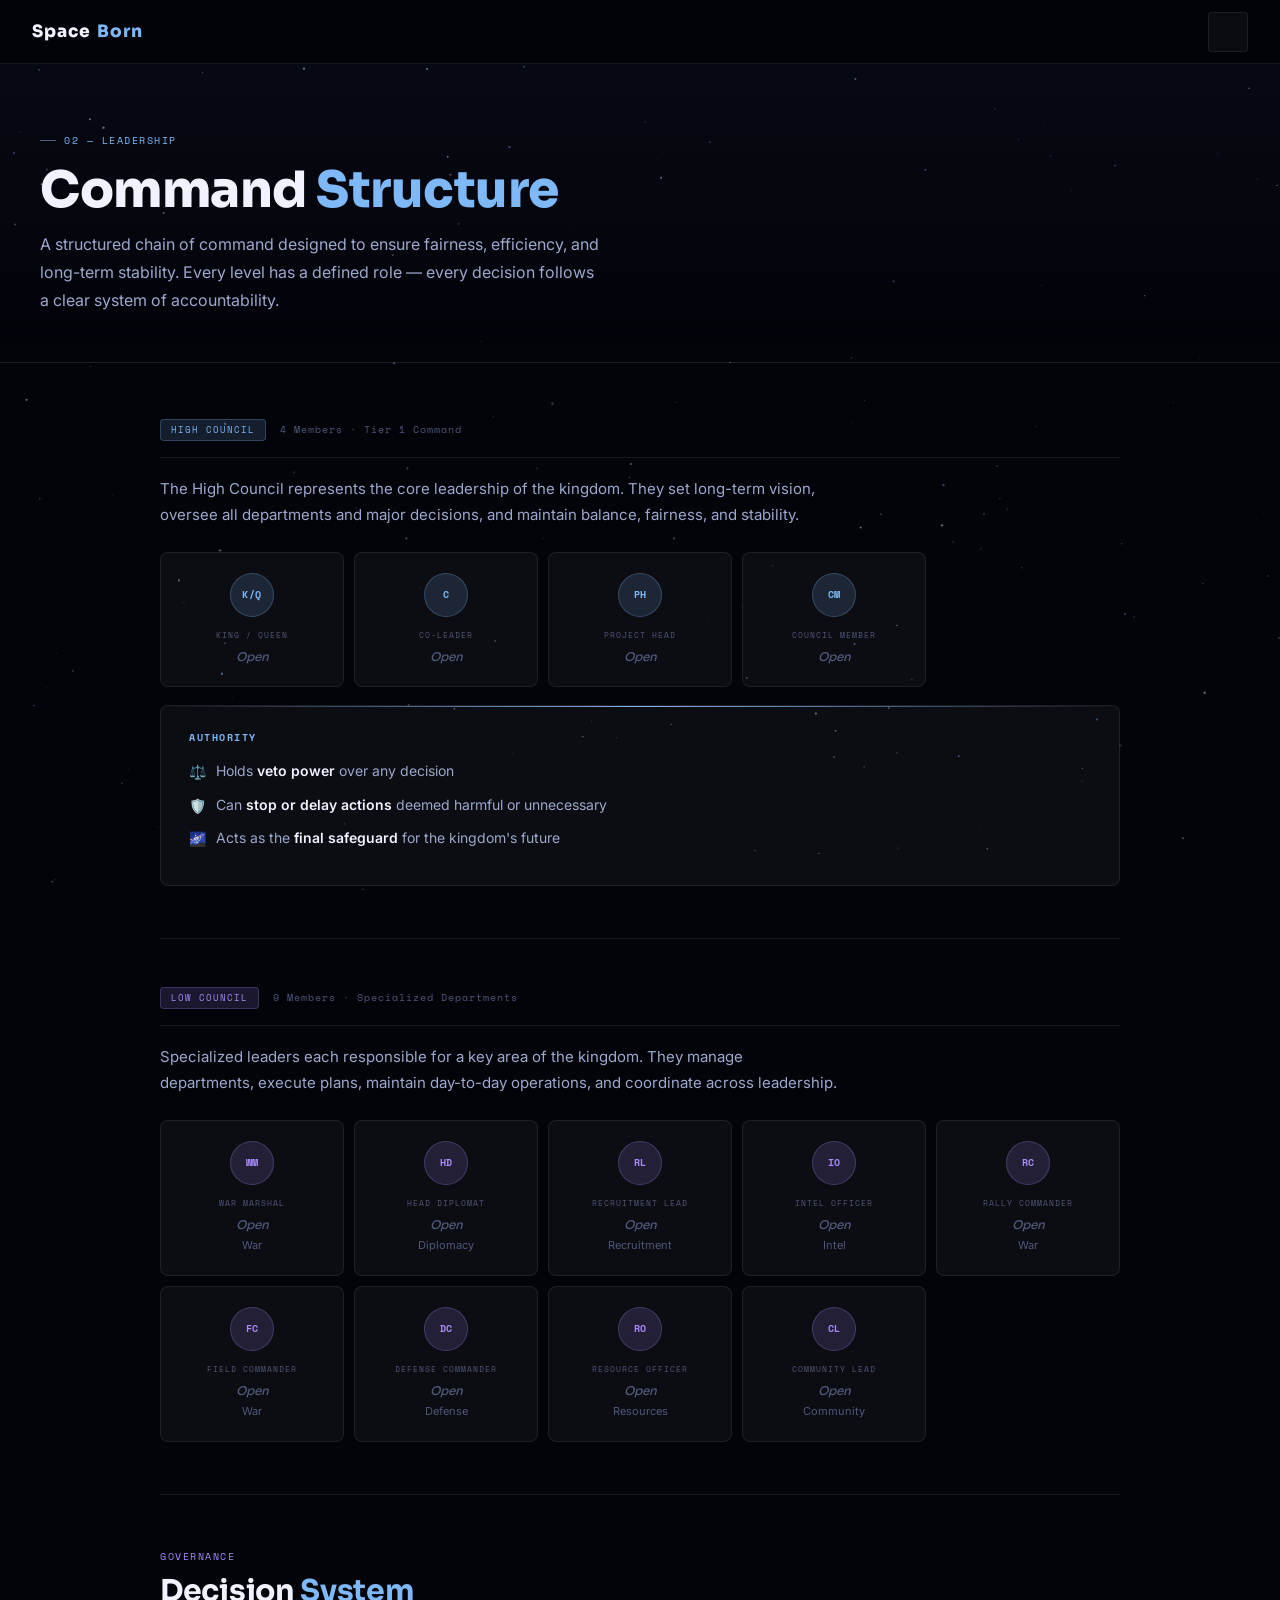
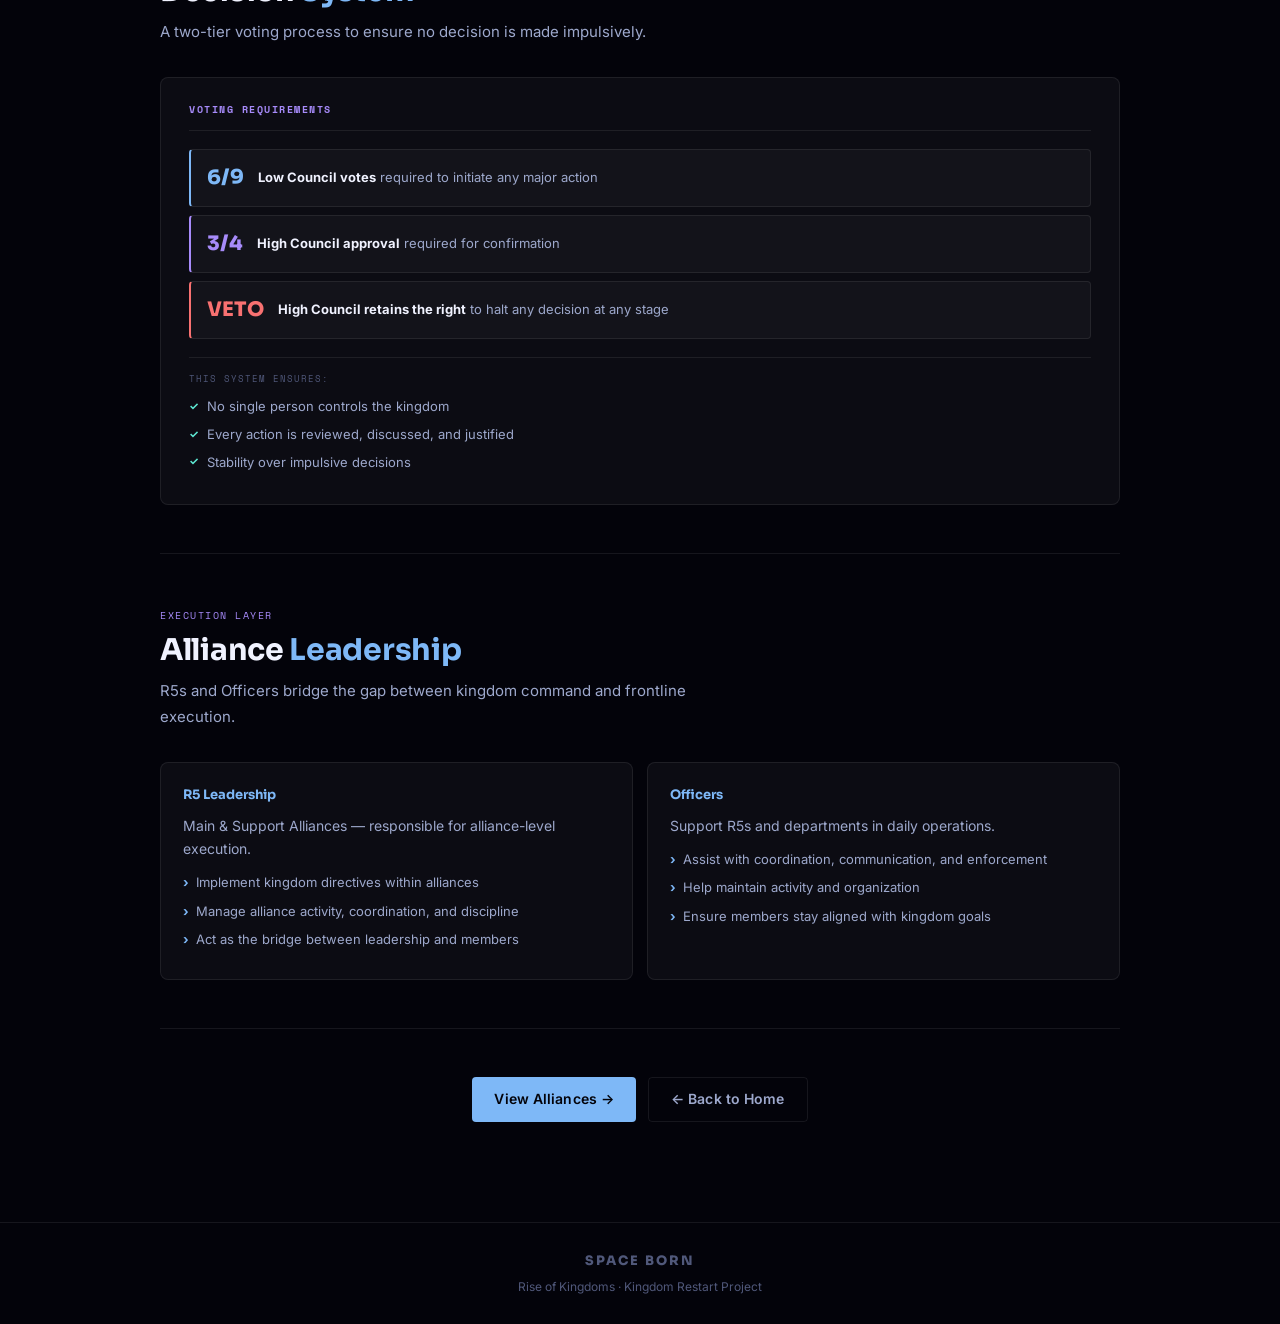
<file: leadership.html>
<!DOCTYPE html>
<html lang="en">
<head>
<meta charset="UTF-8"><meta name="viewport" content="width=device-width, initial-scale=1.0">
<title>Leadership — Space Born</title>
<link rel="stylesheet" href="style.css">
<style>
.council-section{margin-bottom:52px}
.council-hd{display:flex;align-items:center;gap:14px;margin-bottom:18px;padding-bottom:16px;border-bottom:1px solid var(--border);flex-wrap:wrap}
.council-meta{font-family:var(--font-m);font-size:10px;color:var(--text3);letter-spacing:1px}
.council-desc{font-size:15px;color:var(--text2);line-height:1.75;max-width:680px;margin-bottom:24px}
.members-grid{display:grid;grid-template-columns:repeat(auto-fill,minmax(160px,1fr));gap:10px}
.member-card{background:var(--surface);border:1px solid var(--border);border-radius:var(--r);padding:20px 14px;text-align:center;transition:border-color .2s,transform .2s;position:relative;overflow:hidden}
.member-card:hover{transform:translateY(-2px)}
.hc .member-card:hover{border-color:rgba(126,184,247,.3)}
.lc .member-card:hover{border-color:rgba(167,139,250,.3)}
.member-card::after{content:'';position:absolute;bottom:0;left:0;right:0;height:1px;opacity:0;transition:opacity .2s}
.member-card:hover::after{opacity:1}
.hc .member-card::after{background:linear-gradient(to right,transparent,var(--blue),transparent)}
.lc .member-card::after{background:linear-gradient(to right,transparent,var(--violet),transparent)}
.m-avatar{width:44px;height:44px;border-radius:50%;display:flex;align-items:center;justify-content:center;margin:0 auto 12px;font-family:var(--font-m);font-size:10px;font-weight:700;letter-spacing:.5px}
.hc .m-avatar{background:var(--blue-dim);border:1px solid rgba(126,184,247,.25);color:var(--blue)}
.lc .m-avatar{background:var(--violet-dim);border:1px solid rgba(167,139,250,.25);color:var(--violet)}
.m-role{font-family:var(--font-m);font-size:8px;letter-spacing:1px;color:var(--text3);text-transform:uppercase;margin-bottom:5px}
.m-name{font-family:var(--font-h);font-size:13px;font-weight:700;color:var(--text1)}
.m-name.tbd{color:var(--text3);font-weight:500;font-style:italic;font-size:12px}
.m-dept{font-size:11px;color:var(--text3);margin-top:3px}
.auth-box{background:var(--surface);border:1px solid var(--border);border-radius:var(--r);padding:24px 28px;margin-top:18px;position:relative;overflow:hidden}
.auth-box::before{content:'';position:absolute;top:0;left:0;right:0;height:1px;background:linear-gradient(to right,transparent,var(--blue),transparent)}
.auth-box h4{font-family:var(--font-m);font-size:10px;letter-spacing:1.5px;color:var(--blue);text-transform:uppercase;margin-bottom:14px}
.auth-item{display:flex;gap:10px;align-items:flex-start;margin-bottom:10px}
.auth-icon{font-size:14px;flex-shrink:0;margin-top:1px}
.auth-item p{font-size:14px;color:var(--text2);line-height:1.6}
.auth-item strong{color:var(--text1);font-weight:600}
.decision-box{background:var(--surface);border:1px solid var(--border);border-radius:var(--r);padding:24px 28px}
.decision-box h4{font-family:var(--font-m);font-size:10px;letter-spacing:1.5px;color:var(--violet);text-transform:uppercase;margin-bottom:18px;padding-bottom:12px;border-bottom:1px solid var(--border)}
.vote-row{display:flex;align-items:center;gap:14px;background:rgba(255,255,255,.03);border:1px solid var(--border);border-radius:var(--r-sm);padding:12px 16px;margin-bottom:8px;border-left:2px solid}
.vote-row.b{border-left-color:var(--blue)}.vote-row.v{border-left-color:var(--violet)}.vote-row.r{border-left-color:var(--red)}
.vote-n{font-family:var(--font-h);font-weight:800;font-size:20px;flex-shrink:0}
.vote-row.b .vote-n{color:var(--blue)}.vote-row.v .vote-n{color:var(--violet)}.vote-row.r .vote-n{color:var(--red)}
.vote-row p{font-size:13px;color:var(--text2);line-height:1.5}
.vote-row strong{color:var(--text1)}
.ensures{margin-top:18px;padding-top:14px;border-top:1px solid var(--border)}
.ensures > p{font-family:var(--font-m);font-size:9px;letter-spacing:1px;color:var(--text3);text-transform:uppercase;margin-bottom:10px}
.en-item{display:flex;gap:8px;align-items:center;margin-bottom:7px;font-size:13px;color:var(--text2)}
.en-item::before{content:'✓';color:var(--teal);font-weight:700;font-size:11px}
.roles-grid{display:grid;grid-template-columns:1fr 1fr;gap:14px}
.role-card{background:var(--surface);border:1px solid var(--border);border-radius:var(--r);padding:22px}
.role-card h4{font-family:var(--font-h);font-size:13px;font-weight:700;color:var(--blue);margin-bottom:8px}
.role-card > p{font-size:14px;color:var(--text2);line-height:1.65;margin-bottom:12px}
.role-card ul{list-style:none;padding:0}
.role-card li{font-size:13px;color:var(--text2);line-height:1.65;padding-left:13px;position:relative;margin-bottom:7px}
.role-card li::before{content:'›';position:absolute;left:0;color:var(--blue);font-weight:700}
@media(max-width:768px){.roles-grid{grid-template-columns:1fr}}
</style>
</head>
<body>
<canvas id="stars-canvas"></canvas><div id="site-nav"></div>
<div class="page">
  <div class="page-banner">
    <p class="page-tag">02 — Leadership</p>
    <h1>Command <em>Structure</em></h1>
    <p class="lead">A structured chain of command designed to ensure fairness, efficiency, and long-term stability. Every level has a defined role — every decision follows a clear system of accountability.</p>
  </div>
  <div class="page-content">
    <div class="council-section hc reveal">
      <div class="council-hd">
        <span class="badge badge-blue">High Council</span>
        <span class="council-meta">4 Members · Tier 1 Command</span>
      </div>
      <p class="council-desc">The High Council represents the core leadership of the kingdom. They set long-term vision, oversee all departments and major decisions, and maintain balance, fairness, and stability.</p>
      <div class="members-grid" id="hc-grid"></div>
      <div class="auth-box">
        <h4>Authority</h4>
        <div class="auth-item"><span class="auth-icon">⚖️</span><p>Holds <strong>veto power</strong> over any decision</p></div>
        <div class="auth-item"><span class="auth-icon">🛡️</span><p>Can <strong>stop or delay actions</strong> deemed harmful or unnecessary</p></div>
        <div class="auth-item"><span class="auth-icon">🌌</span><p>Acts as the <strong>final safeguard</strong> for the kingdom's future</p></div>
      </div>
    </div>
    <hr class="div">
    <div class="council-section lc reveal">
      <div class="council-hd">
        <span class="badge badge-violet">Low Council</span>
        <span class="council-meta">9 Members · Specialized Departments</span>
      </div>
      <p class="council-desc">Specialized leaders each responsible for a key area of the kingdom. They manage departments, execute plans, maintain day-to-day operations, and coordinate across leadership.</p>
      <div class="members-grid" id="lc-grid"></div>
    </div>
    <hr class="div">
    <div class="reveal"><p class="sec-tag">Governance</p><h2 class="sec-title">Decision <em>System</em></h2><p class="sec-lead">A two-tier voting process to ensure no decision is made impulsively.</p></div>
    <div class="decision-box reveal">
      <h4>Voting Requirements</h4>
      <div class="vote-row b"><div class="vote-n">6/9</div><p><strong>Low Council votes</strong> required to initiate any major action</p></div>
      <div class="vote-row v"><div class="vote-n">3/4</div><p><strong>High Council approval</strong> required for confirmation</p></div>
      <div class="vote-row r"><div class="vote-n">VETO</div><p><strong>High Council retains the right</strong> to halt any decision at any stage</p></div>
      <div class="ensures">
        <p>This system ensures:</p>
        <div class="en-item">No single person controls the kingdom</div>
        <div class="en-item">Every action is reviewed, discussed, and justified</div>
        <div class="en-item">Stability over impulsive decisions</div>
      </div>
    </div>
    <hr class="div">
    <div class="reveal"><p class="sec-tag">Execution Layer</p><h2 class="sec-title">Alliance <em>Leadership</em></h2><p class="sec-lead">R5s and Officers bridge the gap between kingdom command and frontline execution.</p></div>
    <div class="roles-grid reveal">
      <div class="role-card">
        <h4>R5 Leadership</h4>
        <p>Main & Support Alliances — responsible for alliance-level execution.</p>
        <ul><li>Implement kingdom directives within alliances</li><li>Manage alliance activity, coordination, and discipline</li><li>Act as the bridge between leadership and members</li></ul>
      </div>
      <div class="role-card">
        <h4>Officers</h4>
        <p>Support R5s and departments in daily operations.</p>
        <ul><li>Assist with coordination, communication, and enforcement</li><li>Help maintain activity and organization</li><li>Ensure members stay aligned with kingdom goals</li></ul>
      </div>
    </div>
    <hr class="div">
    <div class="reveal" style="text-align:center;display:flex;gap:12px;justify-content:center;flex-wrap:wrap">
      <a href="alliances.html" class="btn btn-primary">View Alliances →</a>
      <a href="index.html" class="btn btn-ghost">← Back to Home</a>
    </div>
  </div>
</div>
<footer><p class="f-logo">Space Born</p><p>Rise of Kingdoms · Kingdom Restart Project</p></footer>
<script src="data.js"></script><script src="nav.js"></script><script src="main.js"></script>
<script>
function ini(r){return r.split(' ').map(w=>w[0]).join('').substring(0,3).toUpperCase()}
function renderMembers(list,id,cls){
  document.getElementById(id).innerHTML=list.map(m=>`
    <div class="member-card">
      <div class="m-avatar">${ini(m.role)}</div>
      <p class="m-role">${m.role}</p>
      <p class="m-name ${m.name==='TBD'?'tbd':''}">${m.name==='TBD'?'Open':m.name}</p>
      ${m.dept?`<p class="m-dept">${m.dept}</p>`:''}
    </div>`).join('');
}
renderMembers(SPACEBORN.highCouncil,'hc-grid','hc');
renderMembers(SPACEBORN.lowCouncil,'lc-grid','lc');
</script>
</body></html>
</file>
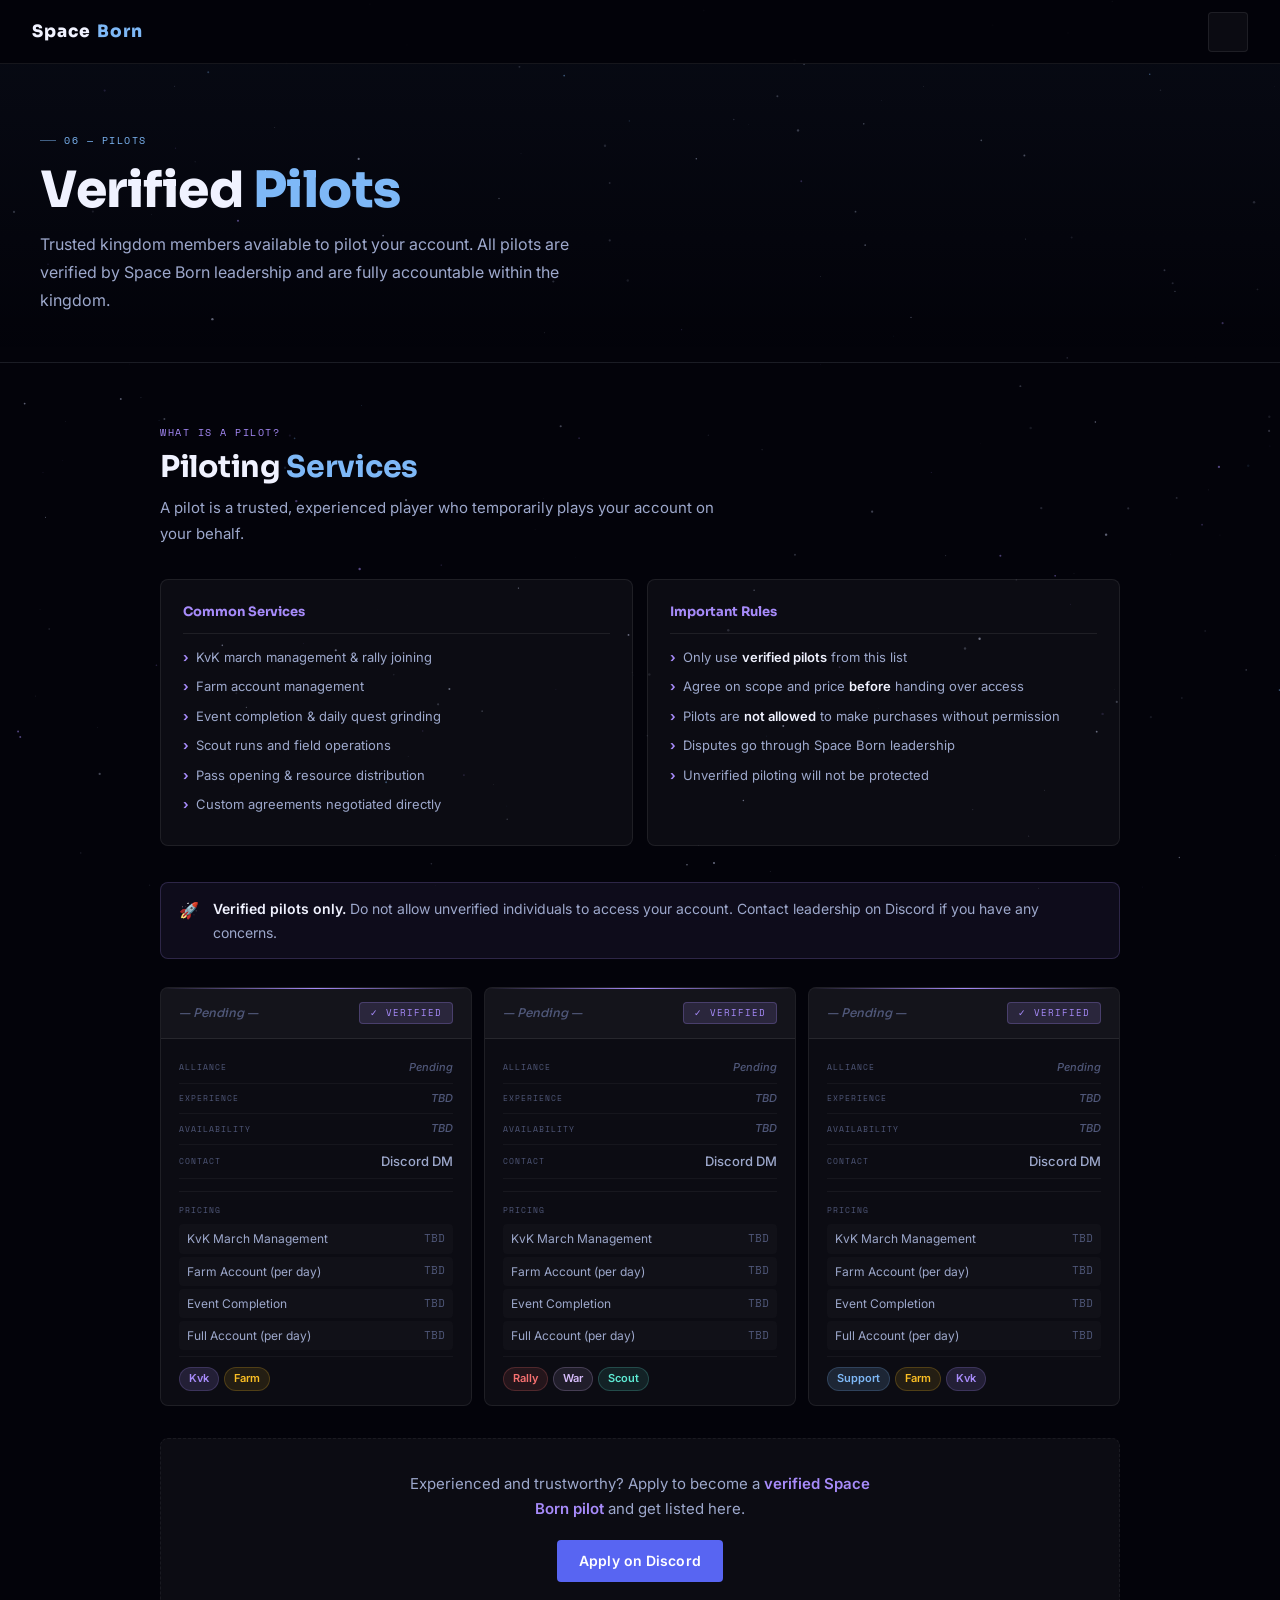
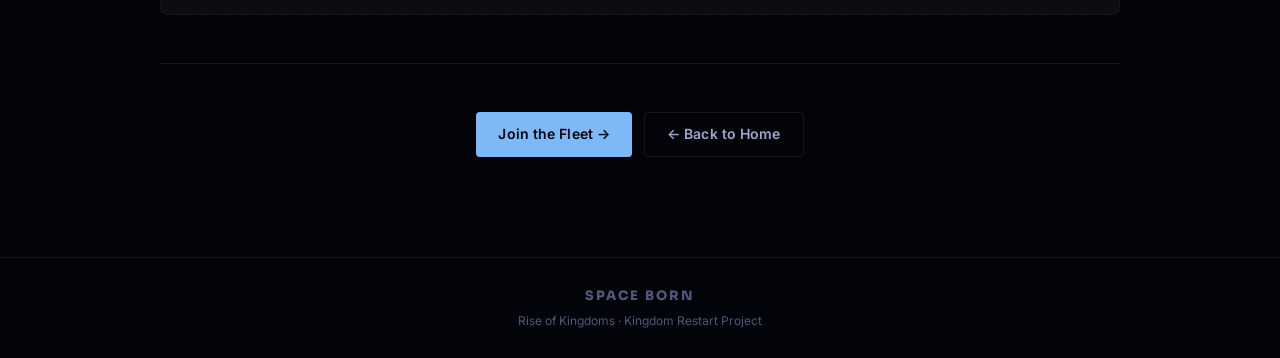
<file: pilots.html>
<!DOCTYPE html>
<html lang="en">
<head>
<meta charset="UTF-8"><meta name="viewport" content="width=device-width, initial-scale=1.0">
<title>Pilots — Space Born</title>
<link rel="stylesheet" href="style.css">
<style>
.pilots-grid{display:grid;grid-template-columns:repeat(auto-fill,minmax(280px,1fr));gap:12px;margin-bottom:32px}
.plt-card{background:var(--surface);border:1px solid var(--border);border-radius:var(--r);overflow:hidden;transition:border-color .2s,transform .2s}
.plt-card:hover{border-color:rgba(167,139,250,.3);transform:translateY(-2px)}
.plt-head{background:rgba(255,255,255,.03);padding:14px 18px;display:flex;align-items:center;justify-content:space-between;gap:10px;border-bottom:1px solid var(--border);position:relative;overflow:hidden}
.plt-head::before{content:'';position:absolute;top:0;left:0;right:0;height:1px;background:linear-gradient(to right,transparent,var(--violet),transparent)}
.plt-ign{font-family:var(--font-h);font-size:14px;font-weight:700;color:var(--text1)}
.plt-ign.tbd{color:var(--text3);font-weight:500;font-style:italic;font-size:12px}
.plt-body{padding:14px 18px}
.p-row{display:flex;justify-content:space-between;align-items:center;padding:6px 0;border-bottom:1px solid rgba(255,255,255,.04)}
.p-row:last-of-type{border-bottom:none}
.p-f{font-family:var(--font-m);font-size:8px;letter-spacing:1px;color:var(--text3);text-transform:uppercase}
.p-v{font-size:13px;color:var(--text2);text-align:right;font-weight:500}
.p-v.tbd{color:var(--text3);font-style:italic;font-size:11px}
.svc-tbl{margin-top:12px;border-top:1px solid rgba(255,255,255,.05);padding-top:12px}
.svc-lbl{font-family:var(--font-m);font-size:8px;letter-spacing:1px;color:var(--text3);text-transform:uppercase;margin-bottom:8px}
.svc-row{display:flex;justify-content:space-between;align-items:center;padding:5px 8px;background:rgba(255,255,255,.02);border-radius:var(--r-sm);margin-bottom:3px}
.svc-n{font-size:12px;color:var(--text2)}
.svc-p{font-family:var(--font-m);font-size:11px}
.svc-p.set{color:var(--violet);font-weight:700}.svc-p.tbd{color:var(--text3)}
.spec-tags{display:flex;flex-wrap:wrap;gap:5px;padding-top:10px;margin-top:6px;border-top:1px solid rgba(255,255,255,.04)}
.sp{font-size:11px;font-weight:600;padding:2px 9px;border-radius:999px}
.sp.rally{background:rgba(248,113,113,.1);border:1px solid rgba(248,113,113,.2);color:var(--red)}
.sp.farm{background:rgba(251,191,36,.1);border:1px solid rgba(251,191,36,.2);color:var(--gold)}
.sp.war{background:rgba(214,188,250,.1);border:1px solid rgba(214,188,250,.2);color:#d6bcfa}
.sp.scout{background:rgba(94,234,212,.1);border:1px solid rgba(94,234,212,.2);color:var(--teal)}
.sp.support{background:var(--blue-dim);border:1px solid rgba(126,184,247,.2);color:var(--blue)}
.sp.kvk{background:var(--violet-dim);border:1px solid rgba(167,139,250,.2);color:var(--violet)}
.sp.events{background:rgba(255,152,0,.1);border:1px solid rgba(255,152,0,.2);color:#fb923c}
.ex-grid{display:grid;grid-template-columns:1fr 1fr;gap:14px;margin-bottom:36px}
.ex-card{background:var(--surface);border:1px solid var(--border);border-radius:var(--r);padding:22px}
.ex-card h4{font-family:var(--font-h);font-size:13px;font-weight:700;color:var(--violet);margin-bottom:13px;padding-bottom:10px;border-bottom:1px solid var(--border)}
.ex-card ul{list-style:none;padding:0}
.ex-card li{font-size:13px;color:var(--text2);line-height:1.65;padding-left:13px;position:relative;margin-bottom:8px}
.ex-card li::before{content:'›';position:absolute;left:0;color:var(--violet);font-weight:700}
.ex-card li strong{color:var(--text1);font-weight:600}
.add-box{background:var(--surface);border:1px dashed rgba(255,255,255,.06);border-radius:var(--r);padding:32px;text-align:center}
.add-box p{font-size:15px;color:var(--text2);line-height:1.7;max-width:460px;margin:0 auto 18px}
.add-box strong{color:var(--violet);font-weight:600}
@media(max-width:768px){.pilots-grid{grid-template-columns:1fr}.ex-grid{grid-template-columns:1fr}}
</style>
</head>
<body>
<canvas id="stars-canvas"></canvas><div id="site-nav"></div>
<div class="page">
  <div class="page-banner">
    <p class="page-tag">06 — Pilots</p>
    <h1>Verified <em>Pilots</em></h1>
    <p class="lead">Trusted kingdom members available to pilot your account. All pilots are verified by Space Born leadership and are fully accountable within the kingdom.</p>
  </div>
  <div class="page-content">
    <div class="reveal"><p class="sec-tag">What Is a Pilot?</p><h2 class="sec-title">Piloting <em>Services</em></h2><p class="sec-lead">A pilot is a trusted, experienced player who temporarily plays your account on your behalf.</p></div>
    <div class="ex-grid reveal">
      <div class="ex-card"><h4>Common Services</h4><ul>
        <li>KvK march management & rally joining</li>
        <li>Farm account management</li>
        <li>Event completion & daily quest grinding</li>
        <li>Scout runs and field operations</li>
        <li>Pass opening & resource distribution</li>
        <li>Custom agreements negotiated directly</li>
      </ul></div>
      <div class="ex-card"><h4>Important Rules</h4><ul>
        <li>Only use <strong>verified pilots</strong> from this list</li>
        <li>Agree on scope and price <strong>before</strong> handing over access</li>
        <li>Pilots are <strong>not allowed</strong> to make purchases without permission</li>
        <li>Disputes go through Space Born leadership</li>
        <li>Unverified piloting will not be protected</li>
      </ul></div>
    </div>
    <div class="notice violet reveal">
      <span style="font-size:16px;flex-shrink:0">🚀</span>
      <p><strong>Verified pilots only.</strong> Do not allow unverified individuals to access your account. Contact leadership on Discord if you have any concerns.</p>
    </div>
    <div class="pilots-grid reveal" id="pilots-grid"></div>
    <div class="add-box reveal">
      <p>Experienced and trustworthy? Apply to become a <strong>verified Space Born pilot</strong> and get listed here.</p>
      <a id="p-discord" href="#" target="_blank" class="btn btn-discord">Apply on Discord</a>
    </div>
    <hr class="div">
    <div class="reveal" style="text-align:center;display:flex;gap:12px;justify-content:center;flex-wrap:wrap">
      <a href="join.html" class="btn btn-primary">Join the Fleet →</a>
      <a href="index.html" class="btn btn-ghost">← Back to Home</a>
    </div>
  </div>
</div>
<footer><p class="f-logo">Space Born</p><p>Rise of Kingdoms · Kingdom Restart Project</p></footer>
<script src="data.js"></script><script src="nav.js"></script><script src="main.js"></script>
<script>
document.getElementById('p-discord').href=SPACEBORN.kingdom.discordLink;
document.getElementById('pilots-grid').innerHTML=SPACEBORN.pilots.map(p=>`
  <div class="plt-card">
    <div class="plt-head">
      <span class="plt-ign ${p.ign==='TBD'?'tbd':''}">${p.ign==='TBD'?'— Pending —':p.ign}</span>
      <span class="badge badge-violet">✓ Verified</span>
    </div>
    <div class="plt-body">
      <div class="p-row"><span class="p-f">Alliance</span><span class="p-v ${p.alliance==='TBD'?'tbd':''}">${p.alliance==='TBD'?'Pending':p.alliance}</span></div>
      <div class="p-row"><span class="p-f">Experience</span><span class="p-v ${p.experience==='TBD'?'tbd':''}">${p.experience==='TBD'?'TBD':p.experience}</span></div>
      <div class="p-row"><span class="p-f">Availability</span><span class="p-v ${p.availability==='TBD'?'tbd':''}">${p.availability==='TBD'?'TBD':p.availability}</span></div>
      <div class="p-row"><span class="p-f">Contact</span><span class="p-v">${p.contact}</span></div>
      <div class="svc-tbl">
        <p class="svc-lbl">Pricing</p>
        ${p.services.map(s=>`<div class="svc-row"><span class="svc-n">${s.name}</span><span class="svc-p ${s.price==='TBD'?'tbd':'set'}">${s.price==='TBD'?'TBD':s.price}</span></div>`).join('')}
      </div>
      <div class="spec-tags">${p.specialties.map(s=>`<span class="sp ${s}">${s.charAt(0).toUpperCase()+s.slice(1)}</span>`).join('')}</div>
    </div>
  </div>`).join('');
</script>
</body></html>
</file>
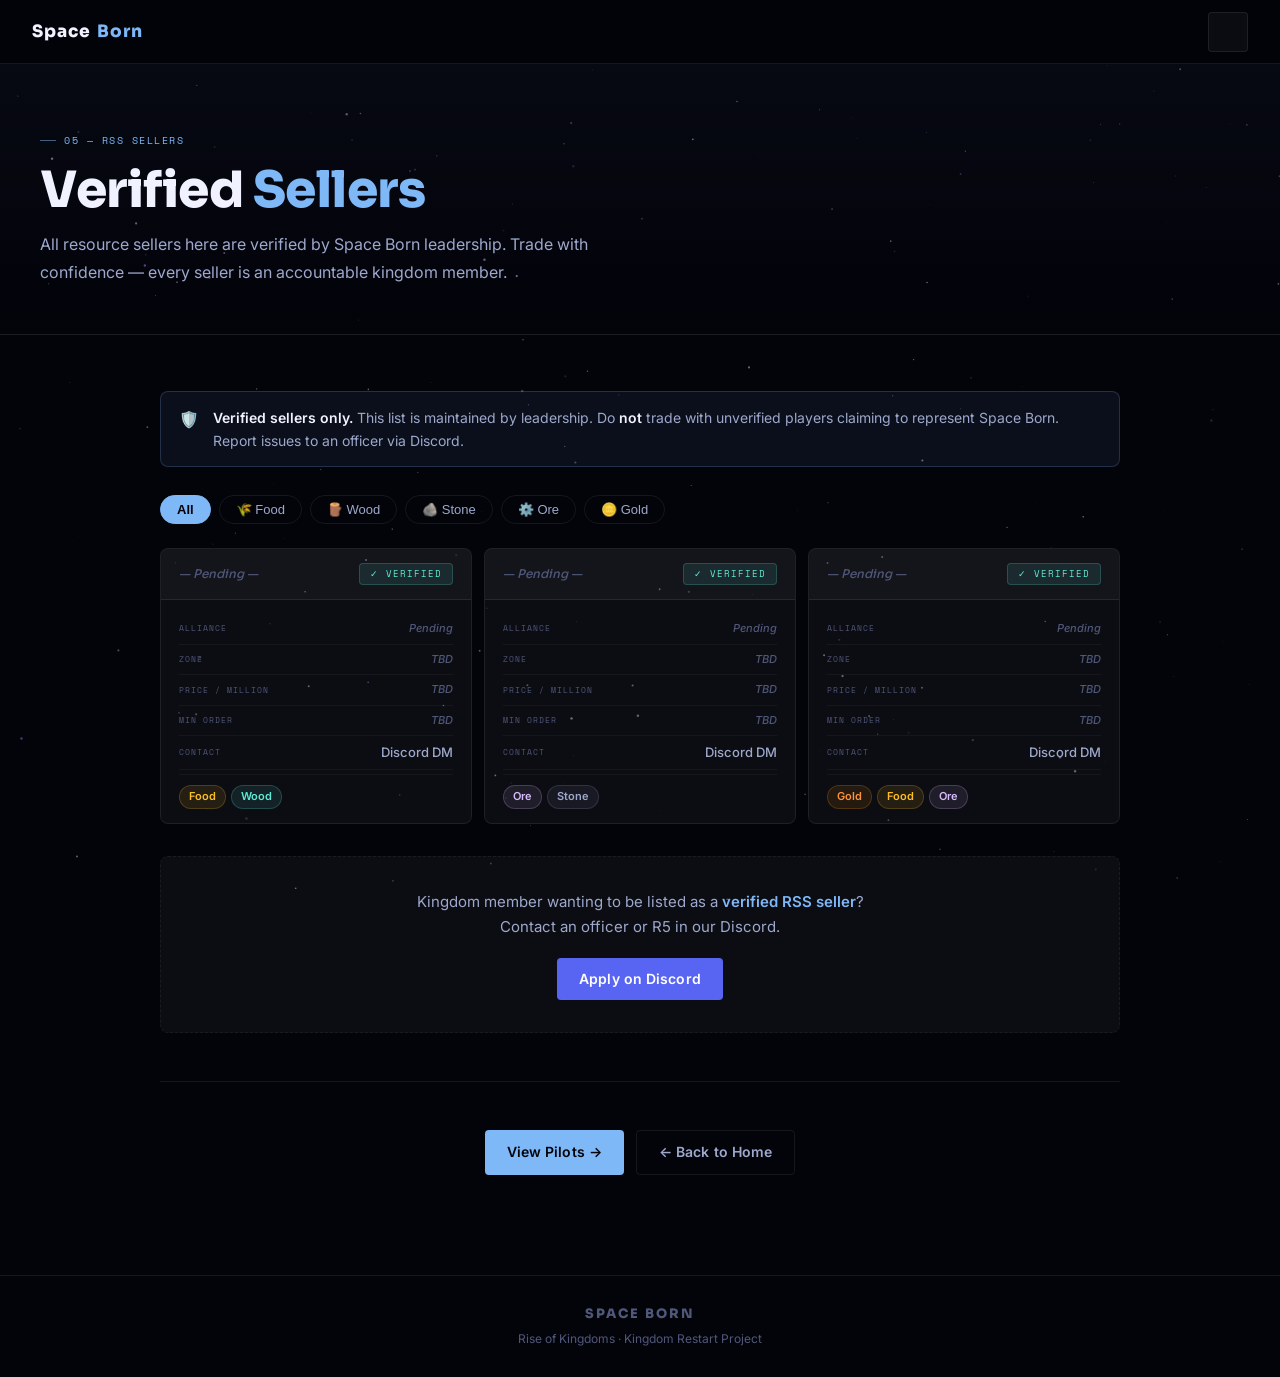
<file: sellers.html>
<!DOCTYPE html>
<html lang="en">
<head>
<meta charset="UTF-8"><meta name="viewport" content="width=device-width, initial-scale=1.0">
<title>RSS Sellers — Space Born</title>
<link rel="stylesheet" href="style.css">
<style>
.sellers-grid{display:grid;grid-template-columns:repeat(auto-fill,minmax(280px,1fr));gap:12px;margin-bottom:32px}
.sel-card{background:var(--surface);border:1px solid var(--border);border-radius:var(--r);overflow:hidden;transition:border-color .2s,transform .2s}
.sel-card:hover{border-color:rgba(126,184,247,.3);transform:translateY(-2px)}
.sel-head{background:rgba(255,255,255,.03);padding:14px 18px;display:flex;align-items:center;justify-content:space-between;gap:10px;border-bottom:1px solid var(--border)}
.sel-ign{font-family:var(--font-h);font-size:14px;font-weight:700;color:var(--text1)}
.sel-ign.tbd{color:var(--text3);font-weight:500;font-style:italic;font-size:12px}
.sel-body{padding:14px 18px}
.s-row{display:flex;justify-content:space-between;align-items:center;padding:6px 0;border-bottom:1px solid rgba(255,255,255,.04)}
.s-row:last-of-type{border-bottom:none}
.s-f{font-family:var(--font-m);font-size:8px;letter-spacing:1px;color:var(--text3);text-transform:uppercase}
.s-v{font-size:13px;color:var(--text2);text-align:right;font-weight:500}
.s-v.tbd{color:var(--text3);font-style:italic;font-size:11px}
.s-v.price{color:var(--teal);font-family:var(--font-h);font-weight:700}
.rss-tags{display:flex;flex-wrap:wrap;gap:5px;padding-top:10px;margin-top:4px;border-top:1px solid rgba(255,255,255,.04)}
.rp{font-size:11px;font-weight:600;padding:2px 9px;border-radius:999px}
.rp.food{background:rgba(251,191,36,.1);border:1px solid rgba(251,191,36,.2);color:var(--gold)}
.rp.wood{background:rgba(94,234,212,.1);border:1px solid rgba(94,234,212,.2);color:var(--teal)}
.rp.stone{background:rgba(139,146,179,.1);border:1px solid rgba(139,146,179,.2);color:var(--text2)}
.rp.ore{background:rgba(214,188,250,.1);border:1px solid rgba(214,188,250,.2);color:#d6bcfa}
.rp.gold{background:rgba(255,152,0,.1);border:1px solid rgba(255,152,0,.2);color:#fb923c}
.add-box{background:var(--surface);border:1px dashed rgba(255,255,255,.06);border-radius:var(--r);padding:32px;text-align:center}
.add-box p{font-size:15px;color:var(--text2);line-height:1.7;max-width:460px;margin:0 auto 18px}
.add-box strong{color:var(--blue);font-weight:600}
@media(max-width:768px){.sellers-grid{grid-template-columns:1fr}}
</style>
</head>
<body>
<canvas id="stars-canvas"></canvas><div id="site-nav"></div>
<div class="page">
  <div class="page-banner">
    <p class="page-tag">05 — RSS Sellers</p>
    <h1>Verified <em>Sellers</em></h1>
    <p class="lead">All resource sellers here are verified by Space Born leadership. Trade with confidence — every seller is an accountable kingdom member.</p>
  </div>
  <div class="page-content">
    <div class="notice blue reveal">
      <span style="font-size:16px;flex-shrink:0">🛡️</span>
      <p><strong>Verified sellers only.</strong> This list is maintained by leadership. Do <strong>not</strong> trade with unverified players claiming to represent Space Born. Report issues to an officer via Discord.</p>
    </div>
    <div class="filter-bar reveal">
      <button class="filter-btn active" data-filter="all">All</button>
      <button class="filter-btn" data-filter="food">🌾 Food</button>
      <button class="filter-btn" data-filter="wood">🪵 Wood</button>
      <button class="filter-btn" data-filter="stone">🪨 Stone</button>
      <button class="filter-btn" data-filter="ore">⚙️ Ore</button>
      <button class="filter-btn" data-filter="gold">🪙 Gold</button>
    </div>
    <div class="sellers-grid reveal" id="sellers-grid"></div>
    <div class="add-box reveal">
      <p>Kingdom member wanting to be listed as a <strong>verified RSS seller</strong>? Contact an officer or R5 in our Discord.</p>
      <a id="s-discord" href="#" target="_blank" class="btn btn-discord">Apply on Discord</a>
    </div>
    <hr class="div">
    <div class="reveal" style="text-align:center;display:flex;gap:12px;justify-content:center;flex-wrap:wrap">
      <a href="pilots.html" class="btn btn-primary">View Pilots →</a>
      <a href="index.html" class="btn btn-ghost">← Back to Home</a>
    </div>
  </div>
</div>
<footer><p class="f-logo">Space Born</p><p>Rise of Kingdoms · Kingdom Restart Project</p></footer>
<script src="data.js"></script><script src="nav.js"></script><script src="main.js"></script>
<script>
document.getElementById('s-discord').href=SPACEBORN.kingdom.discordLink;
const rl={food:'Food',wood:'Wood',stone:'Stone',ore:'Ore',gold:'Gold'};
document.getElementById('sellers-grid').innerHTML=SPACEBORN.rssSellers.map(s=>`
  <div class="sel-card" data-tags="${s.rssTypes.join(',')}">
    <div class="sel-head">
      <span class="sel-ign ${s.ign==='TBD'?'tbd':''}">${s.ign==='TBD'?'— Pending —':s.ign}</span>
      <span class="badge badge-teal">✓ Verified</span>
    </div>
    <div class="sel-body">
      <div class="s-row"><span class="s-f">Alliance</span><span class="s-v ${s.alliance==='TBD'?'tbd':''}">${s.alliance==='TBD'?'Pending':s.alliance}</span></div>
      <div class="s-row"><span class="s-f">Zone</span><span class="s-v ${s.zone==='TBD'?'tbd':''}">${s.zone==='TBD'?'TBD':s.zone}</span></div>
      <div class="s-row"><span class="s-f">Price / Million</span><span class="s-v ${s.pricePerM==='TBD'?'tbd':'price'}">${s.pricePerM==='TBD'?'TBD':s.pricePerM}</span></div>
      <div class="s-row"><span class="s-f">Min Order</span><span class="s-v ${s.minOrder==='TBD'?'tbd':''}">${s.minOrder==='TBD'?'TBD':s.minOrder}</span></div>
      <div class="s-row"><span class="s-f">Contact</span><span class="s-v">${s.contact}</span></div>
      <div class="rss-tags">${s.rssTypes.map(t=>`<span class="rp ${t}">${rl[t]}</span>`).join('')}</div>
    </div>
  </div>`).join('');
initFilters();
</script>
</body></html>
</file>
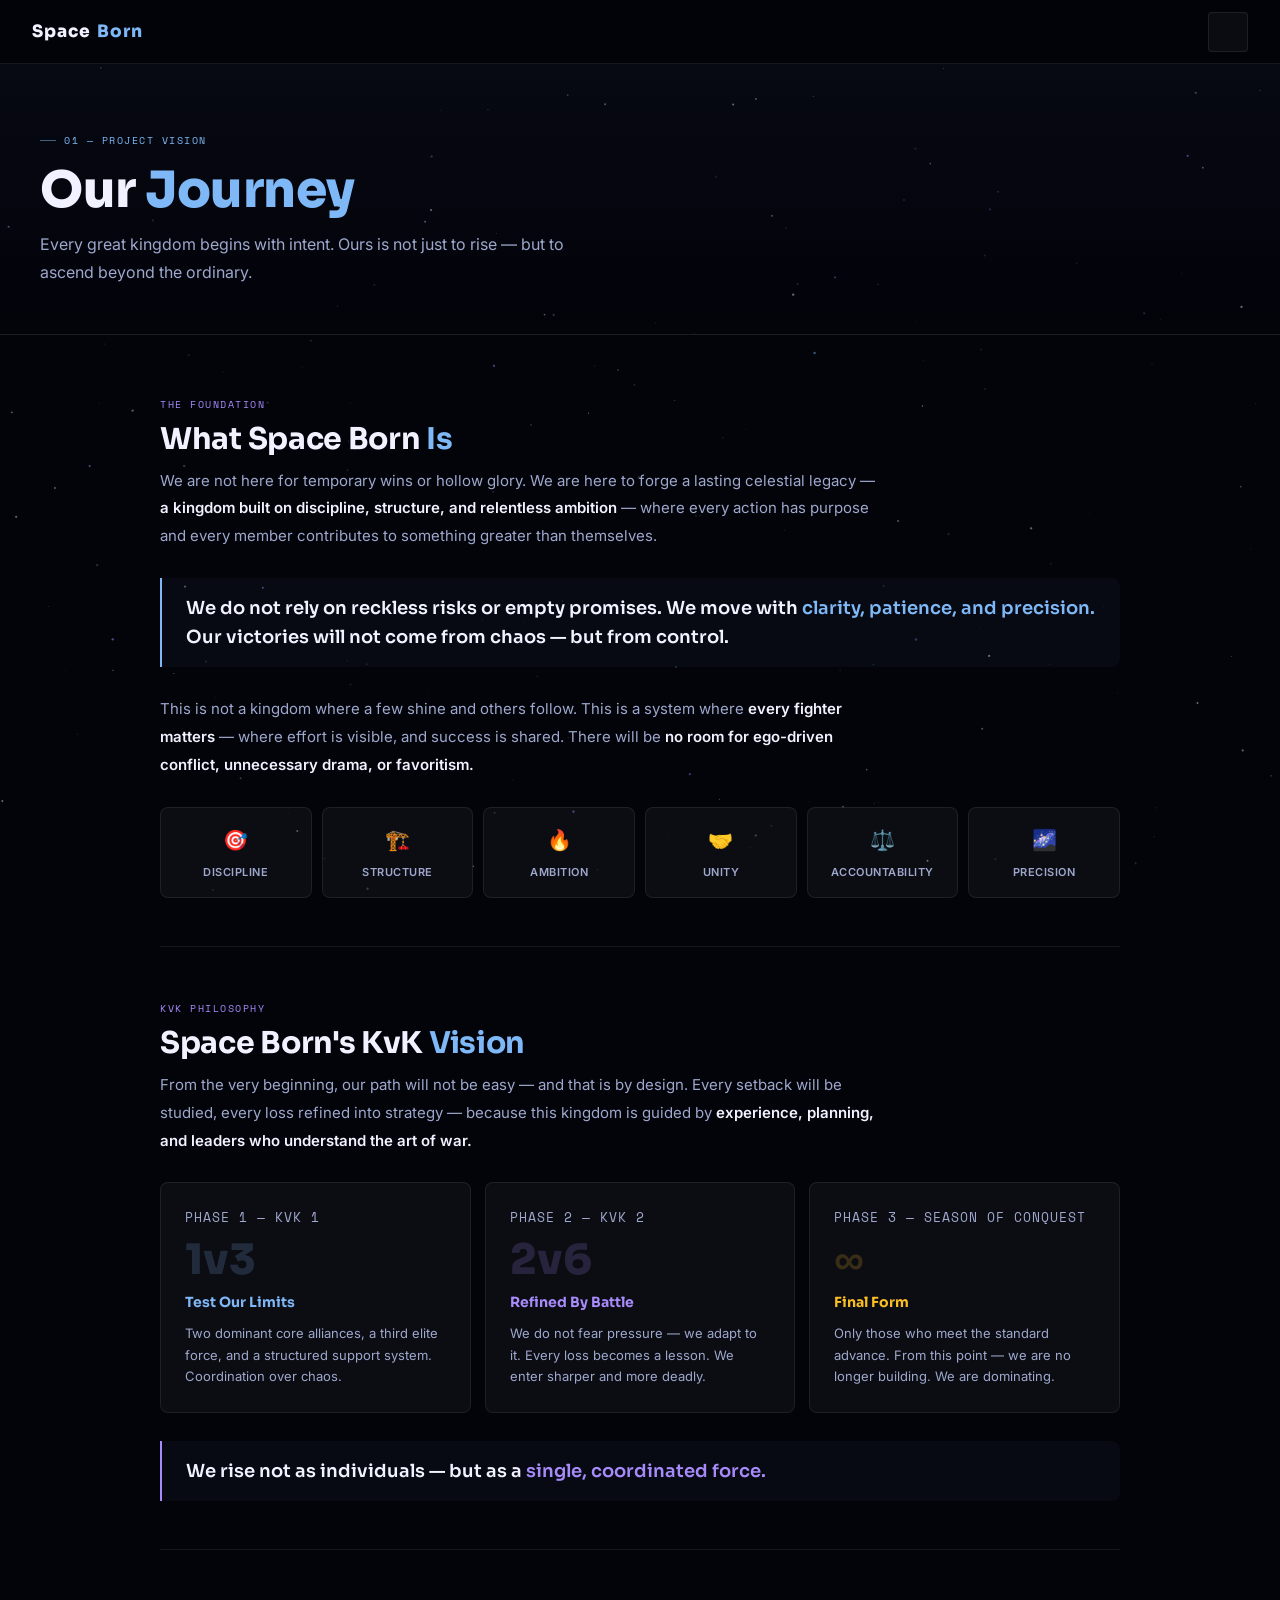
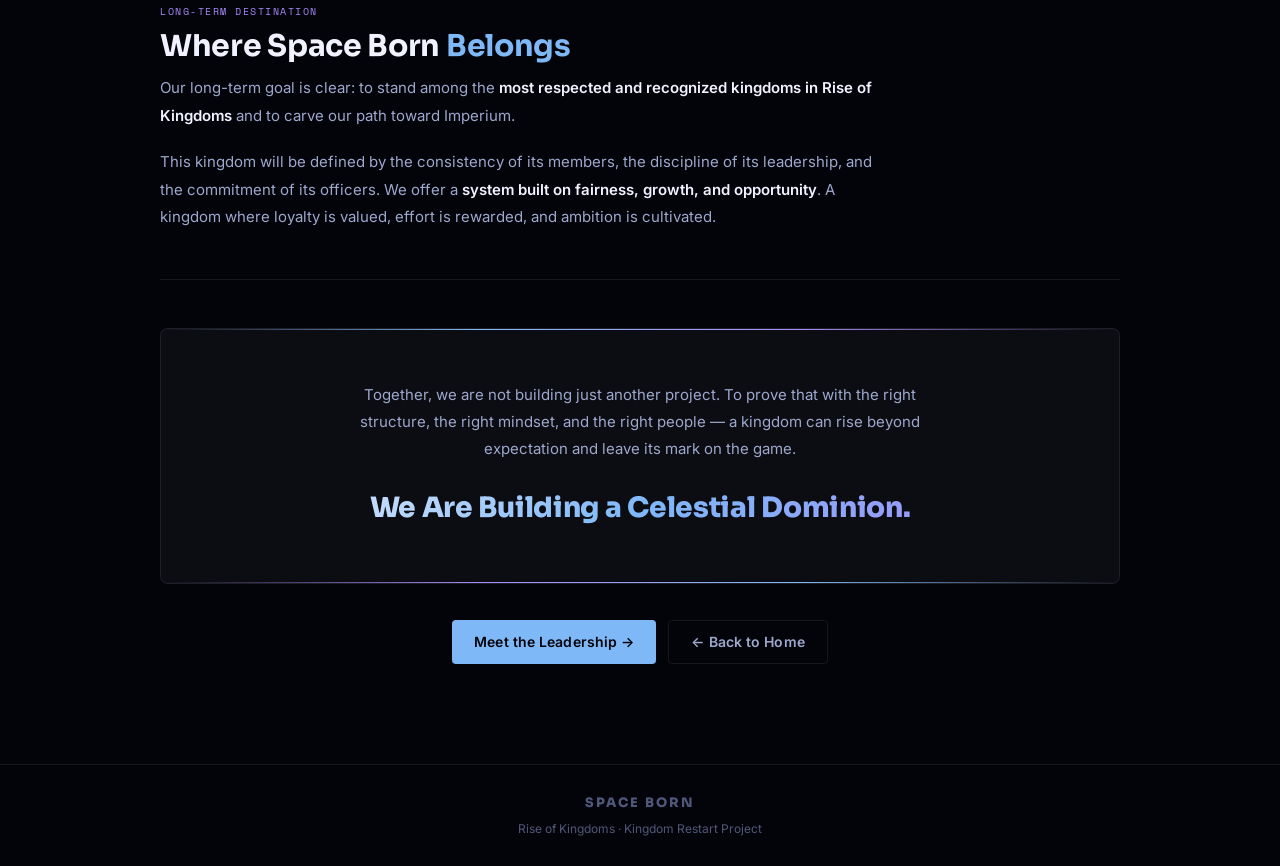
<file: vision.html>
<!DOCTYPE html>
<html lang="en">
<head>
<meta charset="UTF-8"><meta name="viewport" content="width=device-width, initial-scale=1.0">
<title>Vision — Space Born</title>
<link rel="stylesheet" href="style.css">
<style>
.values-wrap{display:grid;grid-template-columns:repeat(auto-fill,minmax(130px,1fr));gap:10px;margin:28px 0}
.val-item{background:var(--surface);border:1px solid var(--border);border-radius:var(--r);padding:16px 10px;text-align:center;transition:border-color .2s,transform .2s}
.val-item:hover{border-color:rgba(255,255,255,.13);transform:translateY(-2px)}
.val-item span{display:block;font-size:20px;margin-bottom:8px}
.val-item p{font-size:11px;font-weight:600;color:var(--text2);letter-spacing:.5px;text-transform:uppercase}
.kvk-grid{display:grid;grid-template-columns:repeat(auto-fill,minmax(240px,1fr));gap:14px;margin:28px 0}
.kvk-card{background:var(--surface);border:1px solid var(--border);border-radius:var(--r);padding:24px;transition:border-color .2s,transform .2s;position:relative;overflow:hidden}
.kvk-card:hover{transform:translateY(-2px)}
.kvk-card::after{content:'';position:absolute;top:0;left:0;right:0;height:1px;opacity:0;transition:opacity .2s}
.kvk-card:hover::after{opacity:1}
.kvk-card.p1:hover{border-color:rgba(126,184,247,.3)}.kvk-card.p1::after{background:linear-gradient(to right,transparent,var(--blue),transparent)}
.kvk-card.p2:hover{border-color:rgba(167,139,250,.3)}.kvk-card.p2::after{background:linear-gradient(to right,transparent,var(--violet),transparent)}
.kvk-card.p3:hover{border-color:rgba(251,191,36,.3)}.kvk-card.p3::after{background:linear-gradient(to right,transparent,var(--gold),transparent)}
.kvk-phase{font-family:var(--font-m);font-size:9px;letter-spacing:1px;color:var(--text3);text-transform:uppercase;margin-bottom:10px}
.kvk-ratio{font-family:var(--font-h);font-size:42px;font-weight:800;line-height:1;margin-bottom:10px;opacity:.18}
.kvk-card.p1 .kvk-ratio{color:var(--blue)}.kvk-card.p2 .kvk-ratio{color:var(--violet)}.kvk-card.p3 .kvk-ratio{color:var(--gold)}
.kvk-card h3{font-family:var(--font-h);font-size:14px;font-weight:700;margin-bottom:10px}
.kvk-card.p1 h3{color:var(--blue)}.kvk-card.p2 h3{color:var(--violet)}.kvk-card.p3 h3{color:var(--gold)}
.kvk-card p{font-size:13px;color:var(--text2);line-height:1.65}
.closing{background:var(--surface);border:1px solid var(--border);border-radius:var(--r);padding:52px 40px;text-align:center;position:relative;overflow:hidden}
.closing::before{content:'';position:absolute;top:0;left:0;right:0;height:1px;background:linear-gradient(to right,transparent,var(--blue),var(--violet),transparent)}
.closing::after{content:'';position:absolute;bottom:0;left:0;right:0;height:1px;background:linear-gradient(to right,transparent,var(--violet),var(--blue),transparent)}
.closing .body{font-size:15px;color:var(--text2);line-height:1.8;max-width:600px;margin:0 auto 24px}
.closing .final{font-family:var(--font-h);font-size:clamp(18px,3vw,28px);font-weight:800;letter-spacing:-.3px;background:linear-gradient(135deg,var(--text1),var(--blue),var(--violet));-webkit-background-clip:text;-webkit-text-fill-color:transparent;background-clip:text}
@media(max-width:768px){.closing{padding:32px 18px}}
</style>
</head>
<body>
<canvas id="stars-canvas"></canvas><div id="site-nav"></div>
<div class="page">
  <div class="page-banner">
    <p class="page-tag">01 — Project Vision</p>
    <h1>Our <em>Journey</em></h1>
    <p class="lead">Every great kingdom begins with intent. Ours is not just to rise — but to ascend beyond the ordinary.</p>
  </div>
  <div class="page-content">
    <div class="reveal"><p class="sec-tag">The Foundation</p><h2 class="sec-title">What Space Born <em>Is</em></h2></div>
    <p class="prose reveal">We are not here for temporary wins or hollow glory. We are here to forge a lasting celestial legacy — <strong>a kingdom built on discipline, structure, and relentless ambition</strong> — where every action has purpose and every member contributes to something greater than themselves.</p>
    <div class="pull-quote reveal"><p>We do not rely on reckless risks or empty promises. We move with <span>clarity, patience, and precision.</span> Our victories will not come from chaos — but from control.</p></div>
    <p class="prose reveal">This is not a kingdom where a few shine and others follow. This is a system where <strong>every fighter matters</strong> — where effort is visible, and success is shared. There will be <strong>no room for ego-driven conflict, unnecessary drama, or favoritism.</strong></p>
    <div class="values-wrap reveal">
      <div class="val-item"><span>🎯</span><p>Discipline</p></div>
      <div class="val-item"><span>🏗️</span><p>Structure</p></div>
      <div class="val-item"><span>🔥</span><p>Ambition</p></div>
      <div class="val-item"><span>🤝</span><p>Unity</p></div>
      <div class="val-item"><span>⚖️</span><p>Accountability</p></div>
      <div class="val-item"><span>🌌</span><p>Precision</p></div>
    </div>
    <hr class="div">
    <div class="reveal"><p class="sec-tag">KvK Philosophy</p><h2 class="sec-title">Space Born's KvK <em>Vision</em></h2></div>
    <p class="prose reveal">From the very beginning, our path will not be easy — and that is by design. Every setback will be studied, every loss refined into strategy — because this kingdom is guided by <strong>experience, planning, and leaders who understand the art of war.</strong></p>
    <div class="kvk-grid">
      <div class="kvk-card p1 reveal"><p class="kvk-phase">Phase 1 — KvK 1</p><div class="kvk-ratio">1v3</div><h3>Test Our Limits</h3><p>Two dominant core alliances, a third elite force, and a structured support system. Coordination over chaos.</p></div>
      <div class="kvk-card p2 reveal"><p class="kvk-phase">Phase 2 — KvK 2</p><div class="kvk-ratio">2v6</div><h3>Refined By Battle</h3><p>We do not fear pressure — we adapt to it. Every loss becomes a lesson. We enter sharper and more deadly.</p></div>
      <div class="kvk-card p3 reveal"><p class="kvk-phase">Phase 3 — Season of Conquest</p><div class="kvk-ratio">∞</div><h3>Final Form</h3><p>Only those who meet the standard advance. From this point — we are no longer building. We are dominating.</p></div>
    </div>
    <div class="pull-quote violet reveal"><p>We rise not as individuals — but as a <span>single, coordinated force.</span></p></div>
    <hr class="div">
    <div class="reveal"><p class="sec-tag">Long-Term Destination</p><h2 class="sec-title">Where Space Born <em>Belongs</em></h2></div>
    <p class="prose reveal">Our long-term goal is clear: to stand among the <strong>most respected and recognized kingdoms in Rise of Kingdoms</strong> and to carve our path toward Imperium.</p>
    <p class="prose reveal">This kingdom will be defined by the consistency of its members, the discipline of its leadership, and the commitment of its officers. We offer a <strong>system built on fairness, growth, and opportunity</strong>. A kingdom where loyalty is valued, effort is rewarded, and ambition is cultivated.</p>
    <hr class="div">
    <div class="closing reveal">
      <p class="body">Together, we are not building just another project. To prove that with the right structure, the right mindset, and the right people — a kingdom can rise beyond expectation and leave its mark on the game.</p>
      <p class="final">We Are Building a Celestial Dominion.</p>
    </div>
    <div class="reveal" style="text-align:center;padding-top:36px;display:flex;gap:12px;justify-content:center;flex-wrap:wrap">
      <a href="leadership.html" class="btn btn-primary">Meet the Leadership →</a>
      <a href="index.html" class="btn btn-ghost">← Back to Home</a>
    </div>
  </div>
</div>
<footer><p class="f-logo">Space Born</p><p>Rise of Kingdoms · Kingdom Restart Project</p></footer>
<script src="data.js"></script><script src="nav.js"></script><script src="main.js"></script>
</body></html>
</file>
<file: style.css>
@import url('https://fonts.googleapis.com/css2?family=Inter:wght@300;400;500;600;700&family=Sora:wght@400;600;700;800&family=Space+Mono&display=swap');

*,*::before,*::after{margin:0;padding:0;box-sizing:border-box}

:root{
  --void:#03030a;
  --deep:#07071a;
  --surface:rgba(255,255,255,0.04);
  --surface2:rgba(255,255,255,0.07);
  --border:rgba(255,255,255,0.08);
  --border-hi:rgba(120,160,255,0.35);
  --text1:#f0f2ff;
  --text2:#9da8cc;
  --text3:#50587a;
  --blue:#7eb8f7;
  --blue-dim:rgba(126,184,247,0.15);
  --violet:#a78bfa;
  --violet-dim:rgba(167,139,250,0.15);
  --teal:#5eead4;
  --gold:#fbbf24;
  --red:#f87171;
  --nav-h:64px;
  --r:8px;
  --r-sm:4px;
  --font-h:'Sora',sans-serif;
  --font-b:'Inter',sans-serif;
  --font-m:'Space Mono',monospace;
}

html{scroll-behavior:smooth}
body{background:var(--void);color:var(--text1);font-family:var(--font-b);font-size:15px;line-height:1.6;overflow-x:hidden;-webkit-font-smoothing:antialiased}

/* ── STARS ── */
#stars-canvas{position:fixed;inset:0;z-index:0;pointer-events:none}

/* ════════════════════════════════════
   NAV
════════════════════════════════════ */
.site-nav{
  position:fixed;top:0;left:0;right:0;z-index:900;
  height:var(--nav-h);
  display:flex;align-items:center;justify-content:space-between;
  padding:0 32px;
  background:rgba(3,3,10,0.75);
  backdrop-filter:blur(20px);
  -webkit-backdrop-filter:blur(20px);
  border-bottom:1px solid var(--border);
}

.nav-logo{
  font-family:var(--font-h);font-weight:800;font-size:17px;
  letter-spacing:1px;color:var(--text1);text-decoration:none;
  display:flex;align-items:center;gap:6px;flex-shrink:0;
}
.nav-logo em{font-style:normal;color:var(--blue)}

/* hamburger */
.nav-burger{
  display:flex;flex-direction:column;justify-content:center;gap:5px;
  width:40px;height:40px;background:var(--surface);
  border:1px solid var(--border);border-radius:var(--r-sm);
  cursor:pointer;padding:10px;transition:border-color .2s;flex-shrink:0;
}
.nav-burger:hover{border-color:var(--border-hi)}
.nav-burger span{
  display:block;height:2px;background:var(--text1);border-radius:2px;
  transition:transform .3s,opacity .3s,width .3s;transform-origin:center;
}
.nav-burger.open span:nth-child(1){transform:translateY(7px) rotate(45deg)}
.nav-burger.open span:nth-child(2){opacity:0;width:0}
.nav-burger.open span:nth-child(3){transform:translateY(-7px) rotate(-45deg)}

/* dropdown menu */
.nav-menu{
  position:fixed;top:var(--nav-h);left:0;right:0;z-index:899;
  background:rgba(7,7,26,0.97);backdrop-filter:blur(24px);
  border-bottom:1px solid var(--border);
  padding:8px 0 16px;
  display:flex;flex-direction:column;
  pointer-events:none;opacity:0;transform:translateY(-8px);
  transition:opacity .25s ease,transform .25s ease;
}
.nav-menu.open{opacity:1;transform:translateY(0);pointer-events:all}

.nav-menu a{
  display:block;padding:12px 28px;
  font-size:15px;font-weight:500;
  color:var(--text2);text-decoration:none;
  border-left:2px solid transparent;
  transition:color .15s,background .15s,border-color .15s;
}
.nav-menu a:hover,.nav-menu a.active{
  color:var(--text1);background:rgba(255,255,255,0.04);
  border-left-color:var(--blue);
}
.nav-menu a.active{color:var(--blue)}
.nav-menu .menu-discord{
  margin:10px 20px 0;padding:12px 20px;
  background:#5865F2;color:#fff !important;
  border-radius:var(--r-sm);text-align:center;
  font-weight:600;border-left:none !important;
}
.nav-menu .menu-discord:hover{background:#4752c4 !important}

/* ════════════════════════════════════
   PAGE SHELL
════════════════════════════════════ */
.page{position:relative;z-index:1;padding-top:var(--nav-h);min-height:100vh}

.page-banner{
  padding:60px 40px 48px;
  border-bottom:1px solid var(--border);
  background:linear-gradient(180deg,rgba(126,184,247,0.04) 0%,transparent 100%);
}
.page-tag{
  display:inline-flex;align-items:center;gap:8px;
  font-family:var(--font-m);font-size:10px;letter-spacing:1.5px;
  color:var(--blue);text-transform:uppercase;margin-bottom:14px;
}
.page-tag::before{content:'';width:16px;height:1px;background:var(--blue);opacity:.5}
.page-banner h1{
  font-family:var(--font-h);font-weight:800;
  font-size:clamp(28px,5vw,50px);line-height:1.1;letter-spacing:-0.5px;
  color:var(--text1);margin-bottom:12px;
}
.page-banner h1 em{font-style:normal;color:var(--blue)}
.page-banner .lead{font-size:16px;color:var(--text2);max-width:560px;line-height:1.75}

.page-content{max-width:1040px;margin:0 auto;padding:56px 40px 100px}

/* ════════════════════════════════════
   TYPOGRAPHY
════════════════════════════════════ */
.sec-tag{
  display:inline-flex;align-items:center;gap:8px;
  font-family:var(--font-m);font-size:10px;letter-spacing:1.5px;
  color:var(--violet);text-transform:uppercase;margin-bottom:8px;
}
.sec-title{
  font-family:var(--font-h);font-weight:700;
  font-size:clamp(20px,3vw,30px);letter-spacing:-0.3px;
  color:var(--text1);margin-bottom:10px;line-height:1.2;
}
.sec-title em{font-style:normal;color:var(--blue)}
.sec-lead{font-size:15px;color:var(--text2);line-height:1.75;max-width:580px;margin-bottom:32px}

.prose{font-size:15px;line-height:1.85;color:var(--text2);max-width:720px;margin-bottom:18px}
.prose strong{color:var(--text1);font-weight:600}

/* ════════════════════════════════════
   COMPONENTS
════════════════════════════════════ */
.card{
  background:var(--surface);border:1px solid var(--border);
  border-radius:var(--r);padding:24px;
  transition:border-color .2s,transform .2s;
}
.card:hover{border-color:rgba(255,255,255,0.13);transform:translateY(-2px)}

.grid-2{display:grid;grid-template-columns:1fr 1fr;gap:14px}
.grid-3{display:grid;grid-template-columns:repeat(3,1fr);gap:14px}
.grid-4{display:grid;grid-template-columns:repeat(4,1fr);gap:14px}

hr.div{border:none;height:1px;background:var(--border);margin:48px 0}

/* Buttons */
.btn{
  display:inline-flex;align-items:center;gap:8px;
  padding:10px 22px;font-size:14px;font-weight:600;
  text-decoration:none;border-radius:var(--r-sm);
  cursor:pointer;transition:all .2s;border:none;letter-spacing:.1px;
}
.btn-primary{background:var(--blue);color:#03030a}
.btn-primary:hover{opacity:.88;transform:translateY(-1px)}
.btn-discord{background:#5865F2;color:#fff}
.btn-discord:hover{background:#4752c4;transform:translateY(-1px)}
.btn-ghost{background:transparent;color:var(--text2);border:1px solid var(--border)}
.btn-ghost:hover{color:var(--text1);border-color:rgba(255,255,255,0.15)}

/* Badge */
.badge{
  display:inline-block;font-family:var(--font-m);
  font-size:9px;letter-spacing:1px;padding:3px 10px;
  border-radius:var(--r-sm);text-transform:uppercase;
}
.badge-blue  {background:var(--blue-dim);border:1px solid rgba(126,184,247,.25);color:var(--blue)}
.badge-violet{background:var(--violet-dim);border:1px solid rgba(167,139,250,.25);color:var(--violet)}
.badge-teal  {background:rgba(94,234,212,.1);border:1px solid rgba(94,234,212,.2);color:var(--teal)}
.badge-gold  {background:rgba(251,191,36,.1);border:1px solid rgba(251,191,36,.2);color:var(--gold)}
.badge-muted {background:rgba(255,255,255,.04);border:1px solid var(--border);color:var(--text3)}

/* Notice */
.notice{
  display:flex;gap:14px;padding:14px 18px;
  border-radius:var(--r);margin-bottom:28px;
  font-size:14px;line-height:1.65;color:var(--text2);
}
.notice.blue{background:rgba(126,184,247,.07);border:1px solid rgba(126,184,247,.2)}
.notice.violet{background:rgba(167,139,250,.07);border:1px solid rgba(167,139,250,.2)}
.notice strong{color:var(--text1);font-weight:600}

/* Filter bar */
.filter-bar{display:flex;gap:8px;flex-wrap:wrap;margin-bottom:24px}
.filter-btn{
  font-size:13px;font-weight:500;padding:6px 16px;
  background:transparent;border:1px solid var(--border);
  border-radius:999px;color:var(--text2);cursor:pointer;transition:all .2s;
}
.filter-btn:hover{border-color:rgba(255,255,255,.15);color:var(--text1)}
.filter-btn.active{background:var(--blue);border-color:var(--blue);color:#03030a;font-weight:700}

/* Pull quote */
.pull-quote{
  border-left:2px solid var(--blue);padding:16px 24px;
  margin:28px 0;background:rgba(126,184,247,.04);
  border-radius:0 var(--r) var(--r) 0;
}
.pull-quote p{font-family:var(--font-h);font-size:clamp(14px,1.8vw,18px);font-weight:600;color:var(--text1);line-height:1.6}
.pull-quote p span{color:var(--blue)}
.pull-quote.violet{border-left-color:var(--violet)}
.pull-quote.violet p span{color:var(--violet)}

/* Placeholder */
.placeholder{
  background:var(--surface);border:1px dashed rgba(255,255,255,.06);
  border-radius:var(--r);padding:32px;text-align:center;
}
.placeholder p{font-family:var(--font-m);font-size:10px;letter-spacing:1px;color:var(--text3);text-transform:uppercase}

/* Footer */
footer{position:relative;z-index:1;text-align:center;padding:28px 20px;border-top:1px solid var(--border)}
.f-logo{font-family:var(--font-h);font-weight:800;font-size:13px;letter-spacing:2px;color:var(--text3);text-transform:uppercase;margin-bottom:5px}
footer p{font-size:12px;color:var(--text3)}

/* Reveal */
.reveal{opacity:0;transform:translateY(16px);transition:opacity .5s ease,transform .5s ease}
.reveal.visible{opacity:1;transform:none}

/* ════════════════════════════════════
   RESPONSIVE
════════════════════════════════════ */
@media(max-width:768px){
  .site-nav{padding:0 18px}
  .page-banner{padding:40px 18px 32px}
  .page-content{padding:36px 18px 80px}
  .grid-2,.grid-3,.grid-4{grid-template-columns:1fr}
  .page-banner .lead{font-size:15px}
  .prose{font-size:15px}
}
</file>
